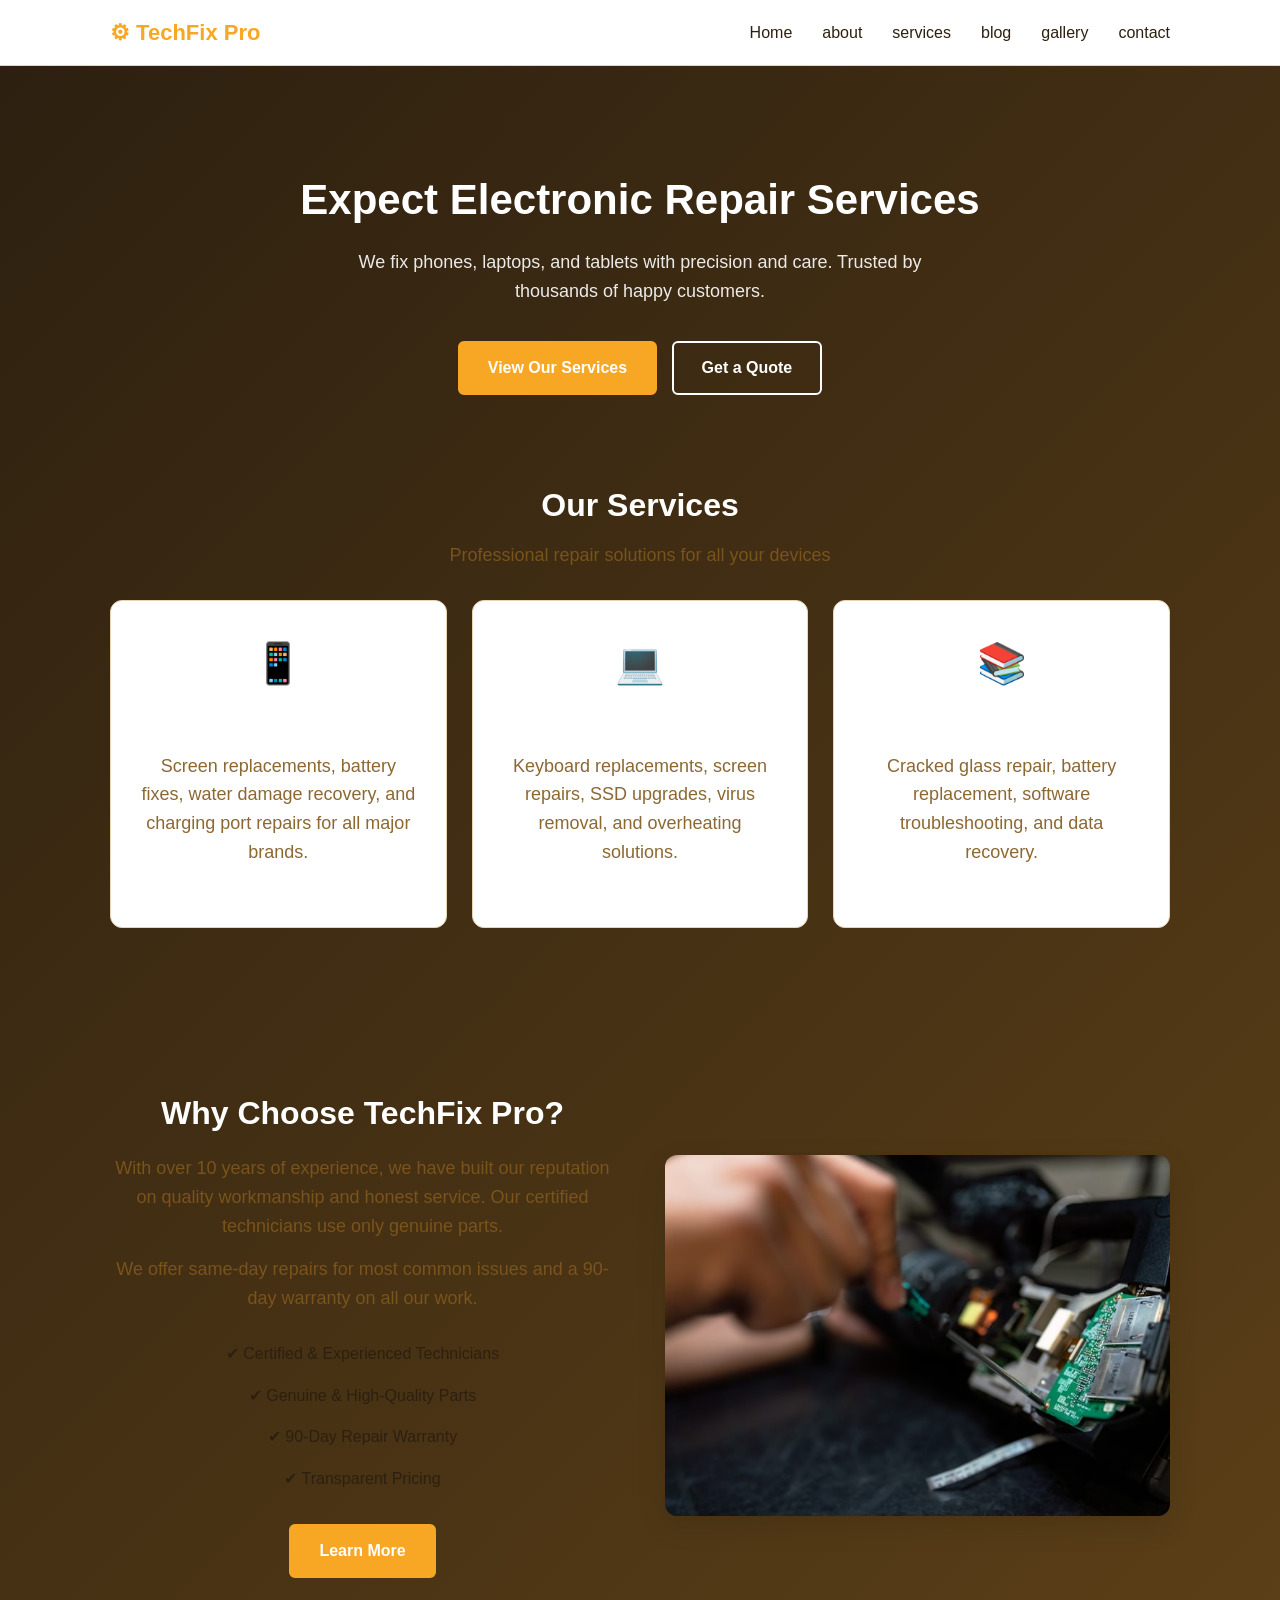
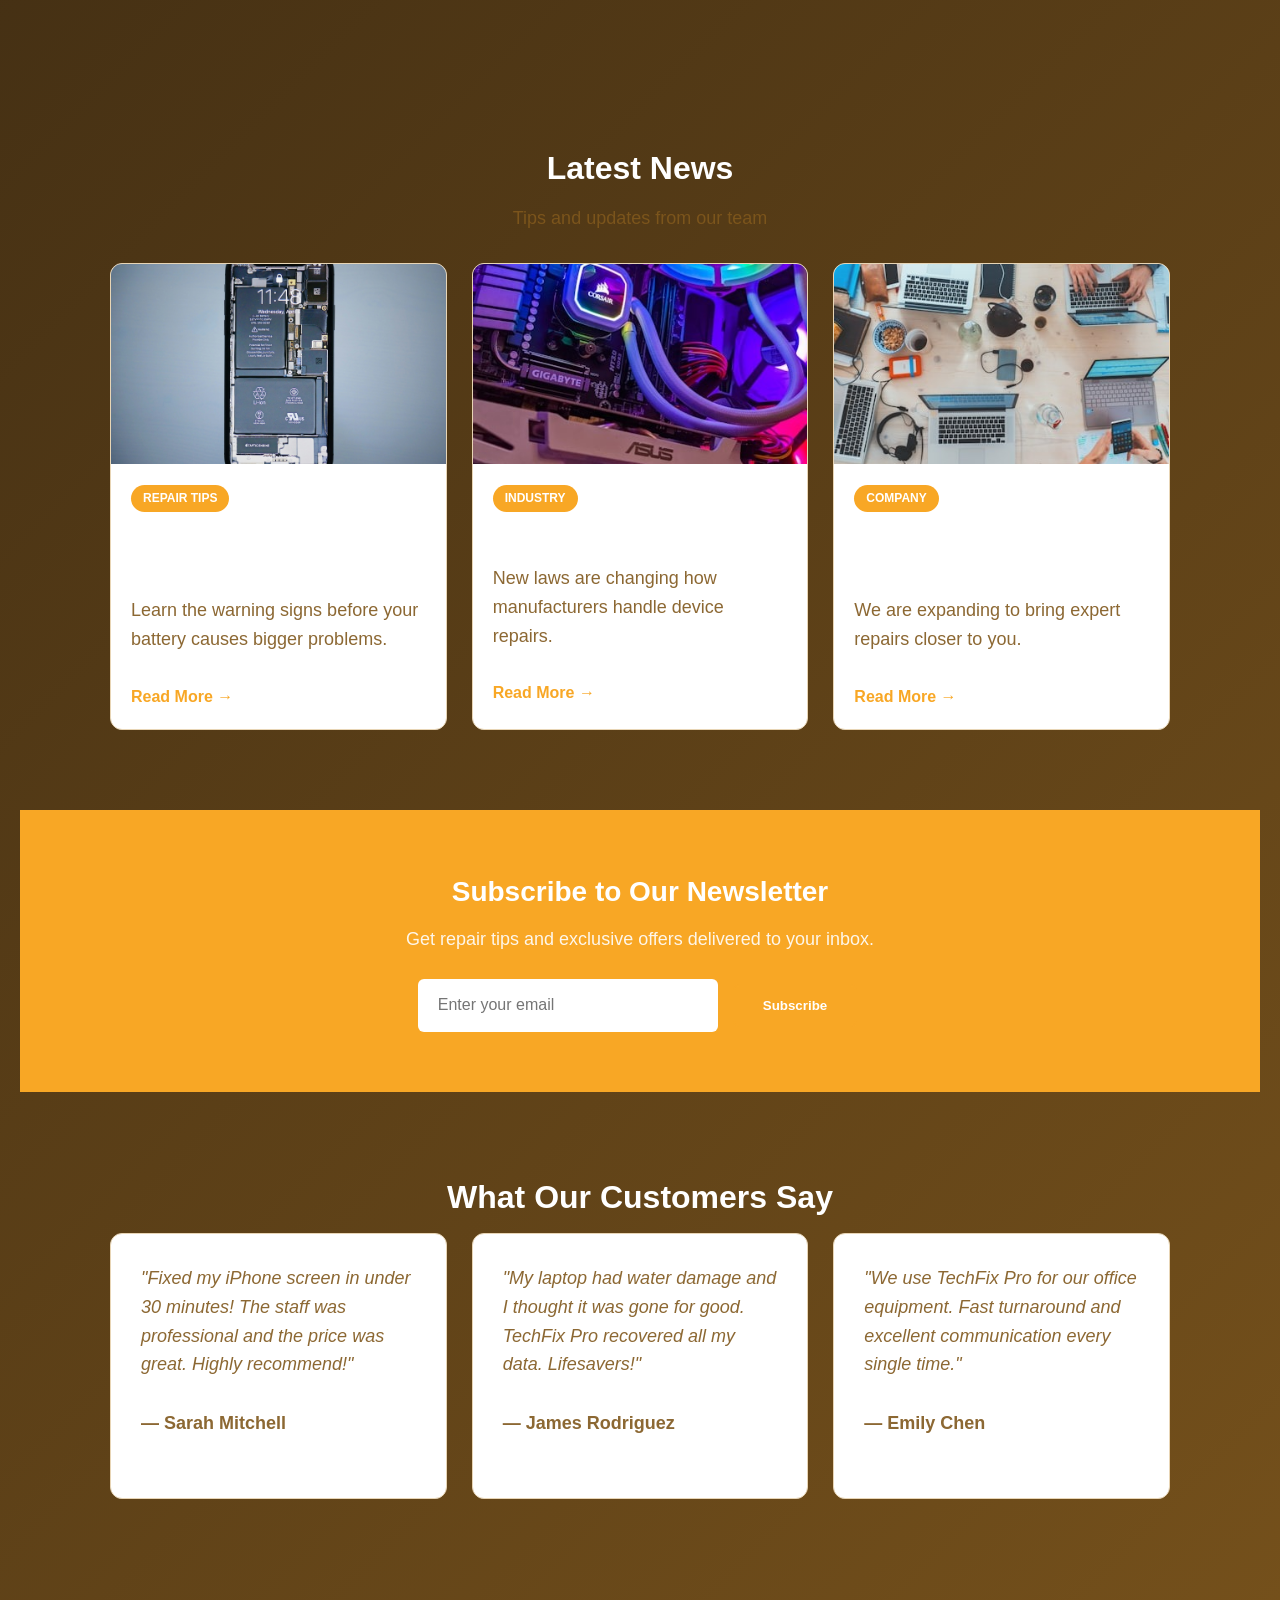
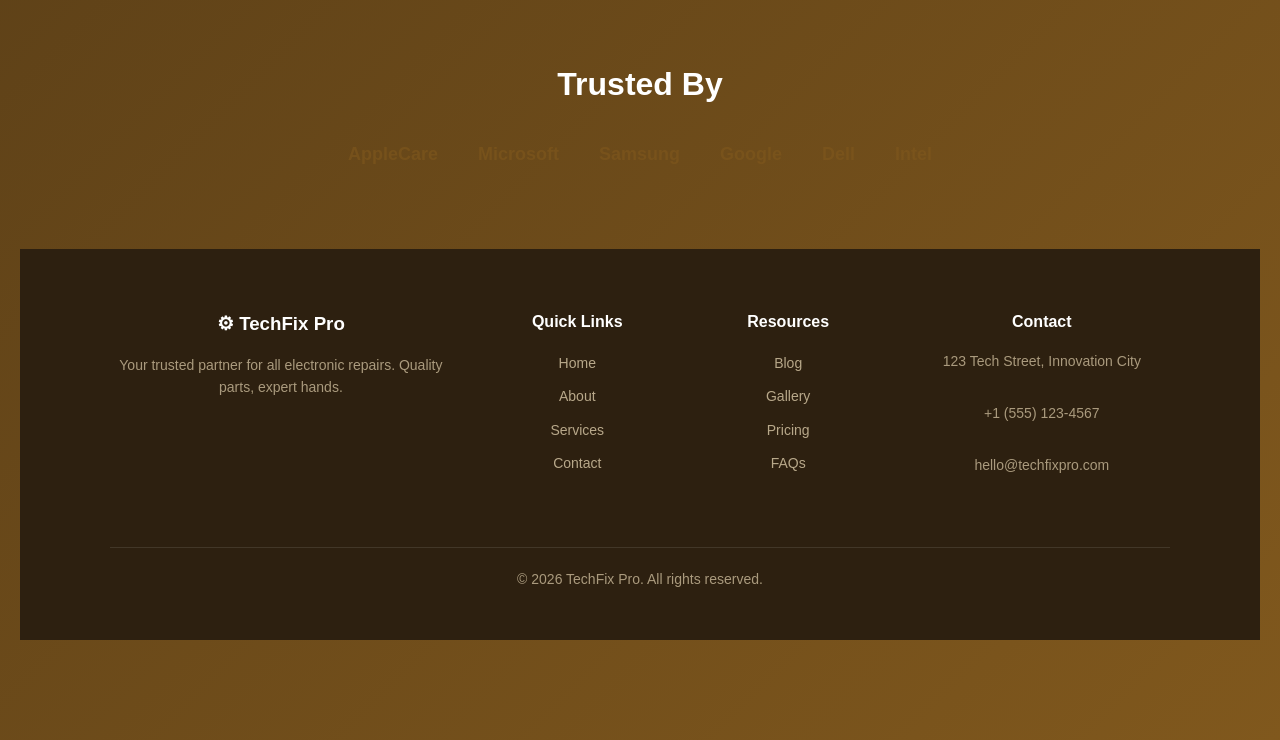
<file: index.html>
<!DOCTYPE html>
<html lang="en">
<head>
    <meta charset="UTF-8">
    <meta name="viewport" content="width=device-width, initial-scale=1.0">
    <title>TechFix Pro-Electronic Repair Shop</title>
    <link rel="stylesheet" href="css/style.css">
</head>
<body>
    <!--Navigation  -->

    <nav class="navbar">
        <div class="container nav-container">
              <a href="index.html" class="logo">&#9881; TechFix Pro</a>
            <ul class="nav-links">
                <li><a href="index.html">Home</a></li>
                <li><a href="about.html">about</a></li>
                <li><a href="services.html">services</a></li>
                <li><a href="blog.html">blog</a></li>
                <li><a href="gallery.html">gallery</a></li>
                <li><a href="contact.html">contact</a></li>
            </ul>
            
          
    </nav>

    <!--Hero Section-->

    <header class="hero">
        <div class="container">
            <h1>Expect Electronic Repair Services</h1>
            <p>We fix phones, laptops, 
                and tablets with precision and care.
                 Trusted by thousands of happy customers.</p>

                 <a href="services.html" class="btn">View Our Services</a>
                 <a href="contact.html" class="btn btn-outline">Get a Quote</a>
        </div>
    </Head>
    <!--Services section-->

    <section class="section services">
        <div class="container">
            
         <h2 class="section-title">Our Services</h2>
            <p class="section-subtitle">Professional repair solutions for all your devices</p>

            <div class="card-grid three-col">
                <div class="card">
                    <div class="card-icon">&#128241;</div>
                    <h3>Phone Repair</h3>
                    <p>Screen replacements, battery fixes, water damage recovery, and charging port repairs for all major brands.</p>
                </div>
                <div class="card">
                    <div class="card-icon">&#128187;</div>
                    <h3>Laptop Repair</h3>
                    <p>Keyboard replacements, screen repairs, SSD upgrades, virus removal, and overheating solutions.</p>
                </div>
                <div class="card">
                    <div class="card-icon">&#128218;</div>
                    <h3>Tablet & iPad</h3>
                    <p>Cracked glass repair, battery replacement, software troubleshooting, and data recovery.</p>
                </div>
            </div>
        </div>
    </section>

            <!-- About Section -->

            <section class="section about-section">
        <div class="container">
            <div class="two-col">
                <div class="about-text">
                    <h2>Why Choose TechFix Pro?</h2>
                    <p>With over 10 years of experience, we have built our reputation on quality workmanship and honest service. Our certified technicians use only genuine parts.</p>
                    <p>We offer same-day repairs for most common issues and a 90-day warranty on all our work.</p>
                    <ul class="feature-list">
                        <li>&#10004; Certified & Experienced Technicians</li>
                        <li>&#10004; Genuine & High-Quality Parts</li>
                        <li>&#10004; 90-Day Repair Warranty</li>
                        <li>&#10004; Transparent Pricing</li>
                    </ul>
                    <a href="about.html" class="btn">Learn More</a>
                </div>
                <div class="about-image">
                    <img src="img/ab.png" alt="Technician repairing a device">
                </div>
            </div>
        </div>
    </section>

            <!-- Latest New -->
           <section class="section">
        <div class="container">
            <h2 class="section-title">Latest News</h2>
            <p class="section-subtitle">Tips and updates from our team</p>

            <div class="card-grid three-col">
                <article class="card news-card">
                    <img src="img/pb.png" alt="Phone battery">
                    <div class="card-body">
                        <span class="tag">Repair Tips</span>
                        <h3>5 Signs Your Phone Battery Needs Replacement</h3>
                        <p>Learn the warning signs before your battery causes bigger problems.</p>
                        <a href="blog.html">Read More &rarr;</a>
                    </div>
                </article>
                <article class="card news-card">
                    <img src="img/image copy 7.png" alt="Laptop repair">
                    <div class="card-body">
                        <span class="tag">Industry</span>
                        <h3>The Future of Right-to-Repair</h3>
                        <p>New laws are changing how manufacturers handle device repairs.</p>
                        <a href="blog.html">Read More &rarr;</a>
                    </div>
                </article>
                <article class="card news-card">
                    <img src="img/image copy 8.png" alt="Tech team">
                    <div class="card-body">
                        <span class="tag">Company</span>
                        <h3>TechFix Pro Opens Three New Locations</h3>
                        <p>We are expanding to bring expert repairs closer to you.</p>
                        <a href="blog.html">Read More &rarr;</a>
                    </div>
                </article>
            </div>
        </div>
    </section>
             <!-- News Letter --> 
             <section class="newsletter">
        <div class="container">
            <h2>Subscribe to Our Newsletter</h2>
            <p>Get repair tips and exclusive offers delivered to your inbox.</p>
            <form action="#" method="post">
                <input type="email" placeholder="Enter your email" required>
                <button type="submit" class="btn">Subscribe</button>
            </form>
        </div>
    </section>

              <!-- Testimonials -->

             <section class="section testimonials">
        <div class="container">
            <h2 class="section-title">What Our Customers Say</h2>

            <div class="card-grid three-col">
                <div class="card testimonial-card">
                    <p class="quote">"Fixed my iPhone screen in under 30 minutes! The staff was professional and the price was great. Highly recommend!"</p>
                    <p class="author">&mdash; Sarah Mitchell</p>
                </div>
                <div class="card testimonial-card">
                    <p class="quote">"My laptop had water damage and I thought it was gone for good. TechFix Pro recovered all my data. Lifesavers!"</p>
                    <p class="author">&mdash; James Rodriguez</p>
                </div>
                <div class="card testimonial-card">
                    <p class="quote">"We use TechFix Pro for our office equipment. Fast turnaround and excellent communication every single time."</p>
                    <p class="author">&mdash; Emily Chen</p>
                </div>
            </div>
        </div>
    </section>


<!-- Clients -->
 <section class="section clients">
        <div class="container">
            <h2 class="section-title">Trusted By</h2>
            <div class="client-logos">
                <span>AppleCare</span>
                <span>Microsoft</span>
                <span>Samsung</span>
                <span>Google</span>
                <span>Dell</span>
                <span>Intel</span>
            </div>
        </div>
    </section>

<!-- Footer -->
 <footer class="footer">
        <div class="container">
            <div class="footer-grid">
                <div class="footer-brand">
                    <h3>&#9881; TechFix Pro</h3>
                    <p>Your trusted partner for all electronic repairs. Quality parts, expert hands.</p>
                </div>
                <div class="footer-links">
                    <h4>Quick Links</h4>
                    <ul>
                        <li><a href="index.html">Home</a></li>
                        <li><a href="about.html">About</a></li>
                        <li><a href="services.html">Services</a></li>
                        <li><a href="contact.html">Contact</a></li>
                    </ul>
                </div>
                <div class="footer-links">
                    <h4>Resources</h4>
                    <ul>
                        <li><a href="blog.html">Blog</a></li>
                        <li><a href="gallery.html">Gallery</a></li>
                        <li><a href="services.html">Pricing</a></li>
                        <li><a href="contact.html">FAQs</a></li>
                    </ul>
                </div>
                <div class="footer-contact">
                    <h4>Contact</h4>
                    <p>123 Tech Street, Innovation City</p>
                    <p>+1 (555) 123-4567</p>
                    <p>hello@techfixpro.com</p>
                </div>
            </div>
            <div class="footer-bottom">
                <p>&copy; 2026 TechFix Pro. All rights reserved.</p>
            </div>
        </div>
    </footer>

</body>
</html>
</file>
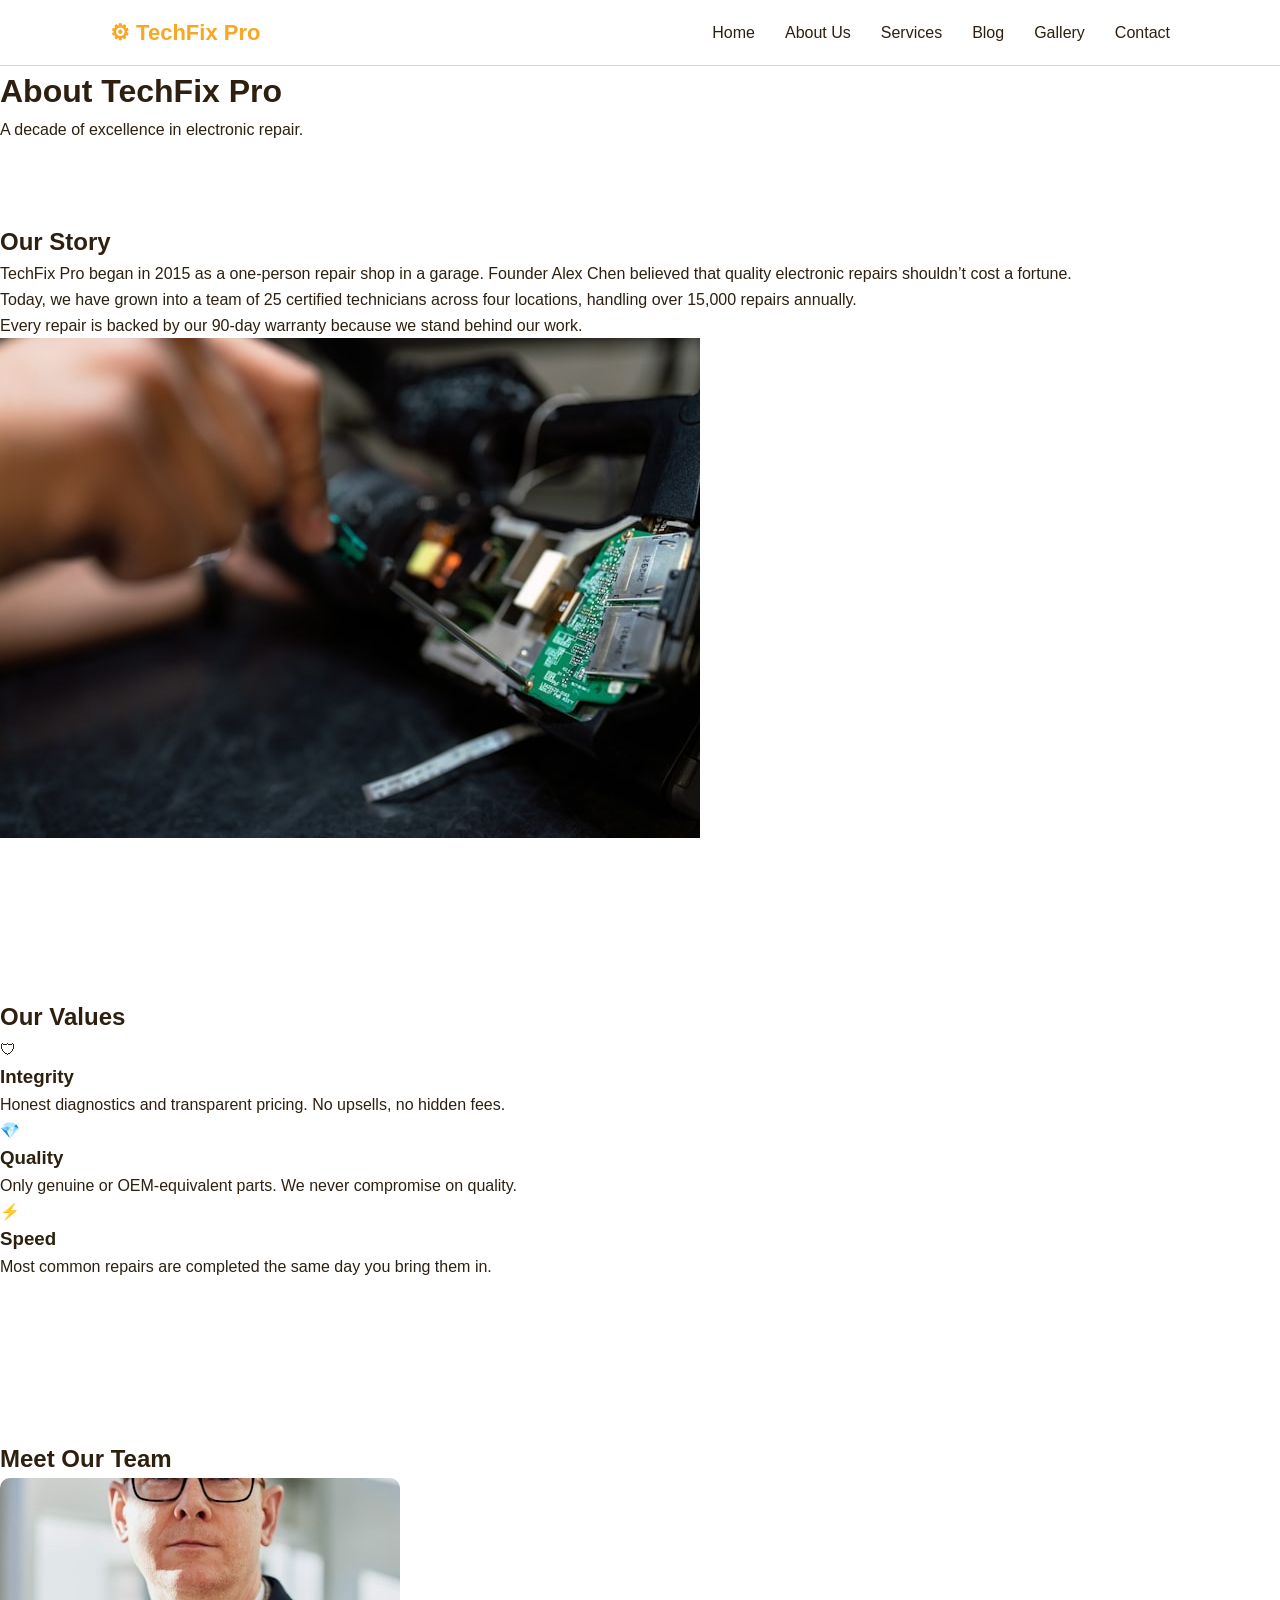
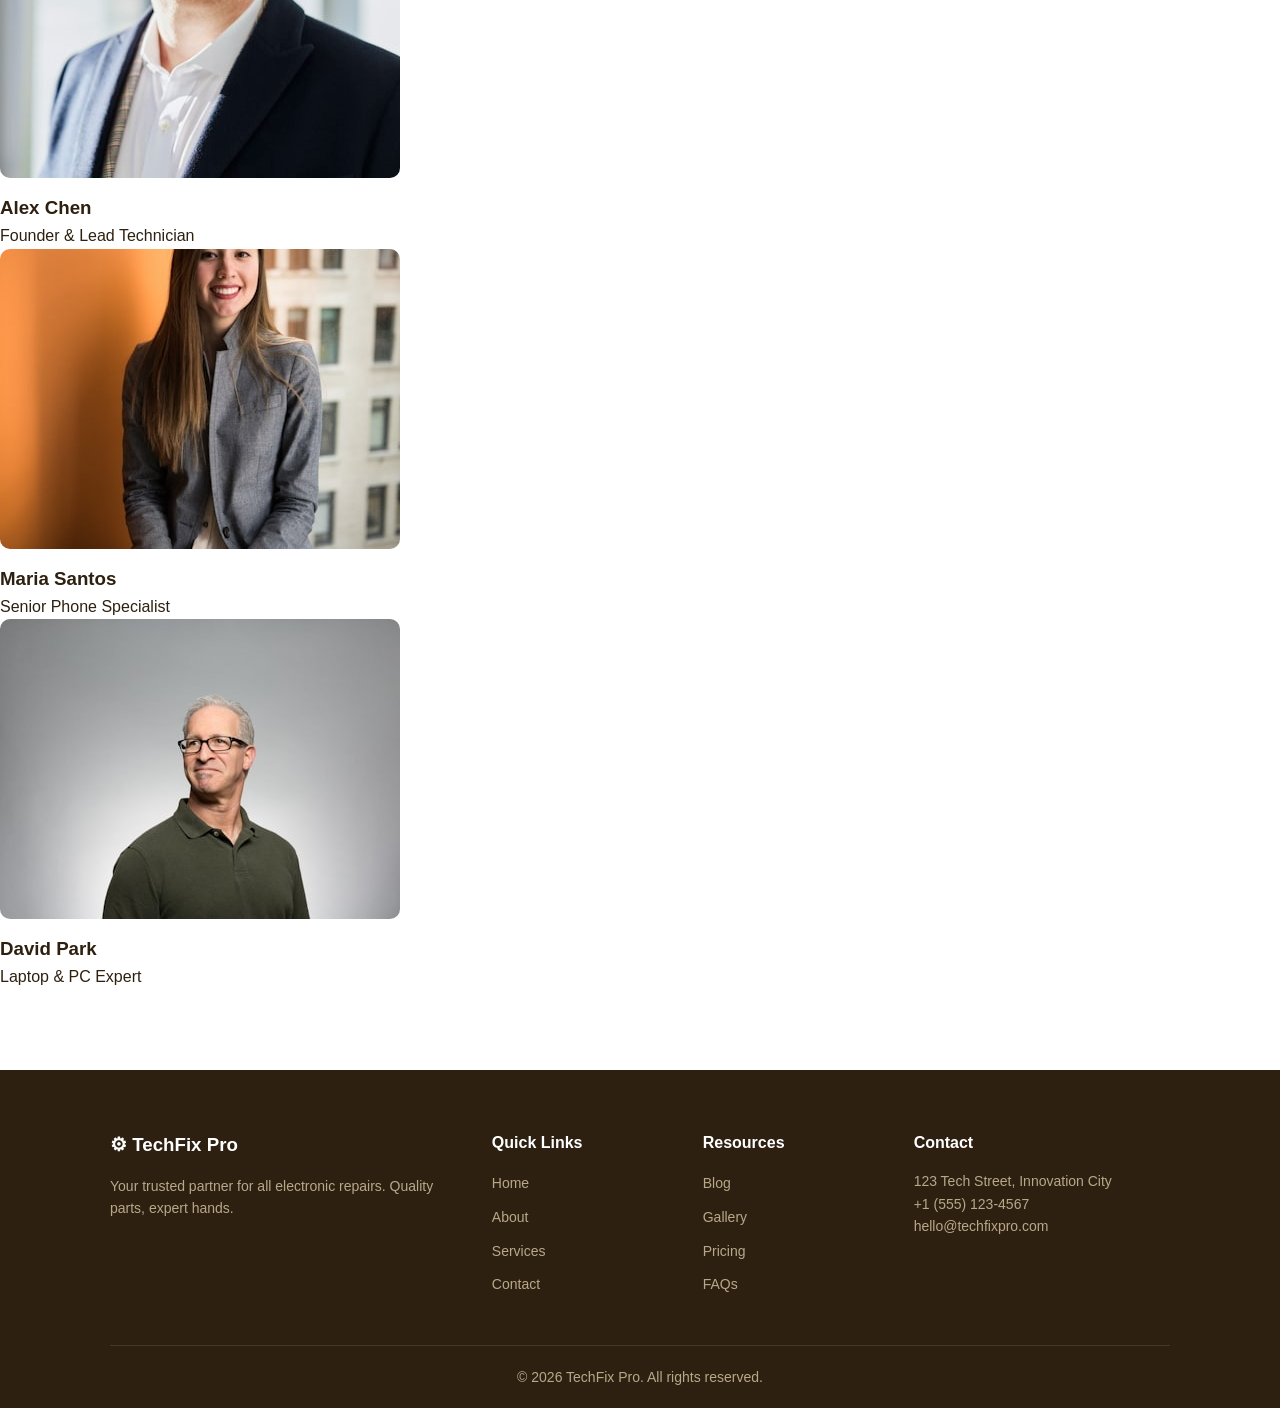
<file: about.html>
<!DOCTYPE html>
<html lang="en">
<head>
    <meta charset="UTF-8">
    <meta name="viewport" content="width=device-width, initial-scale=1.0">
    <title>About Us - TechFix Pro</title>
    <link rel="stylesheet" href="css/style.css">
</head>
<body>
    <!-- Navigation -->
    <nav class="navbar">
        <div class="container nav-container">
            <a href="index.html" class="logo">&#9881; TechFix Pro</a>
            <ul class="nav-links">
   
    <li><a href="index.html">Home</a></li>
    <li><a href="about.html">About Us</a></li>
    <li><a href="services.html">Services</a></li>
    <li><a href="blog.html">Blog</a></li>
    <li><a href="gallery.html">Gallery</a></li>
    <li><a href="contact.html">Contact</a></li>
    </ul>
    </div>
    </nav>
    
    <!-- Header Section -->
    <header>
    <div>
    <h1>About TechFix Pro</h1>
    <p>A decade of excellence in electronic repair.</p>
    </div>
    </header>
    
    <!-- Our Story Section -->
    <section>
    <div>
    <div>
    <div>
    <h2>Our Story</h2>
    <p>TechFix Pro began in 2015 as a one-person repair shop in a garage. Founder Alex Chen believed that quality electronic repairs shouldn’t cost a fortune.</p>
    <p>Today, we have grown into a team of 25 certified technicians across four locations, handling over 15,000 repairs annually.</p>
    <p>Every repair is backed by our 90-day warranty because we stand behind our work.</p>
    </div>
    <div>
    <img src="img/ab.png" alt="Our workshop">
    </div>
    </div>
    </div>
    </section>
</body>
</html>

<!-- Our Values Section -->
<section>
    <div>
    <h2>Our Values</h2>
    <div>
    <div>
    
        <div>&#128737;</div>
    <h3>Integrity</h3>
    <p>Honest diagnostics and transparent pricing. No upsells, no hidden fees.</p>
    </div>
    <div>&#128142;</div>
    <h3>Quality</h3>
    <p>Only genuine or OEM-equivalent parts. We never compromise on quality.</p>
    </div>
    <div>&#9889;</div>
    <h3>Speed</h3>
    <p>Most common repairs are completed the same day you bring them in.</p>
    </div>
</div>
</div>
</section>

<!-- Meet Our Team Section -->
<section>
    <div>
   
        <h2>Meet Our Team</h2>
    <div>
    <div>
    <img src="img/image copy 11.png"Alex Chen" style="border-radius: 10px; margin-bottom: 15px;">
    <h3>Alex Chen</h3>
    <p>Founder & Lead Technician</p>
    </div>
    <div>
    <img src="img/image copy 10.png"Maria Santos" style="border-radius: 10px; margin-bottom: 15px;">
    <h3>Maria Santos</h3>
    <p>Senior Phone Specialist</p>
    </div>
    <div>
    <img src="img/image copy 9.png"David Park" style="border-radius: 10px; margin-bottom: 15px;">
    <h3>David Park</h3>
    <p>Laptop & PC Expert</p>
    </div>
    </div>
</div>   
</section>

<!-- Footer Section -->
 <footer class="footer">
        <div class="container">
            <div class="footer-grid">
                <div class="footer-brand">
                    <h3>&#9881; TechFix Pro</h3>
                    <p>Your trusted partner for all electronic repairs. Quality parts, expert hands.</p>
                </div>
                <div class="footer-links">
                    <h4>Quick Links</h4>
                    <ul>
                        <li><a href="index.html">Home</a></li>
                        <li><a href="about.html">About</a></li>
                        <li><a href="services.html">Services</a></li>
                        <li><a href="contact.html">Contact</a></li>
                    </ul>
                </div>
                <div class="footer-links">
                    <h4>Resources</h4>
                    <ul>
                        <li><a href="blog.html">Blog</a></li>
                        <li><a href="gallery.html">Gallery</a></li>
                        <li><a href="services.html">Pricing</a></li>
                        <li><a href="contact.html">FAQs</a></li>
                    </ul>
                </div>
                <div class="footer-contact">
                    <h4>Contact</h4>
                    <p>123 Tech Street, Innovation City</p>
                    <p>+1 (555) 123-4567</p>
                    <p>hello@techfixpro.com</p>
                </div>
            </div>
            <div class="footer-bottom">
                <p>&copy; 2026 TechFix Pro. All rights reserved.</p>
            </div>
        </div>
    </footer>
</body>
</html>
</file>
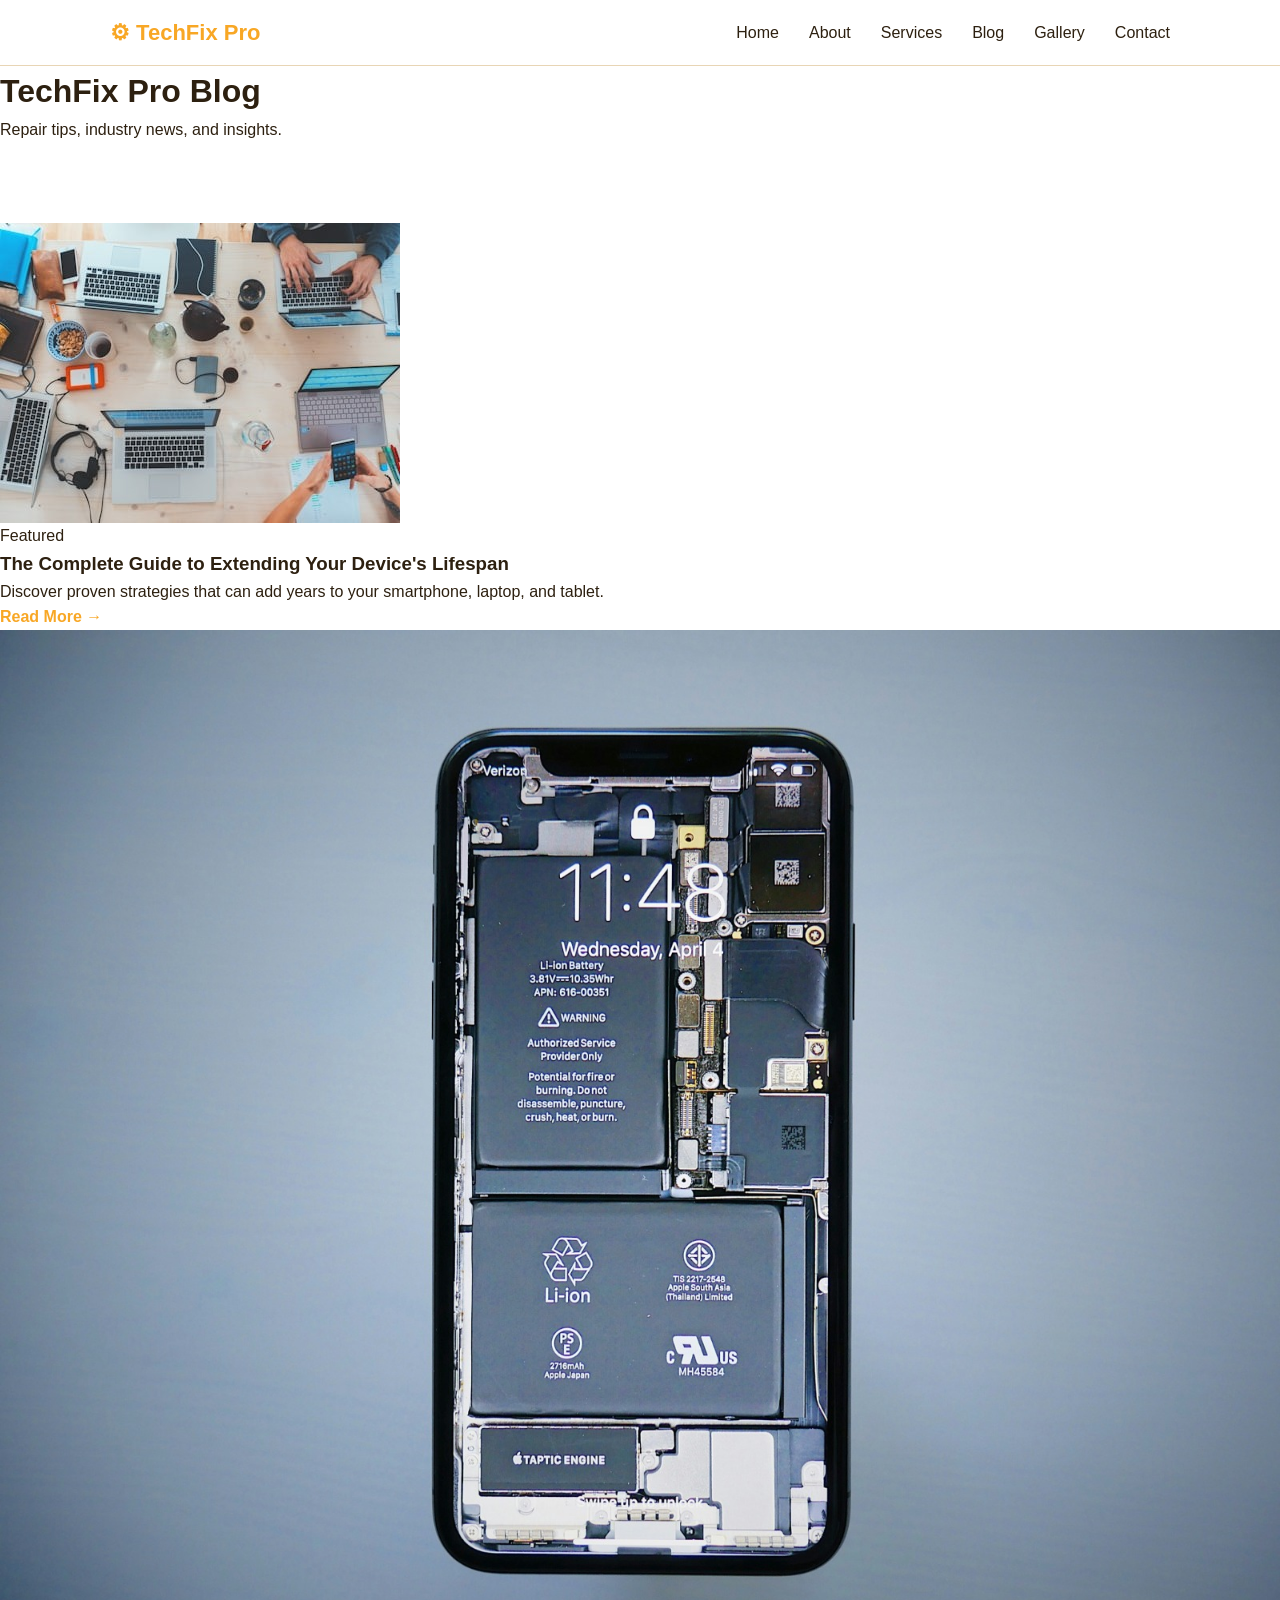
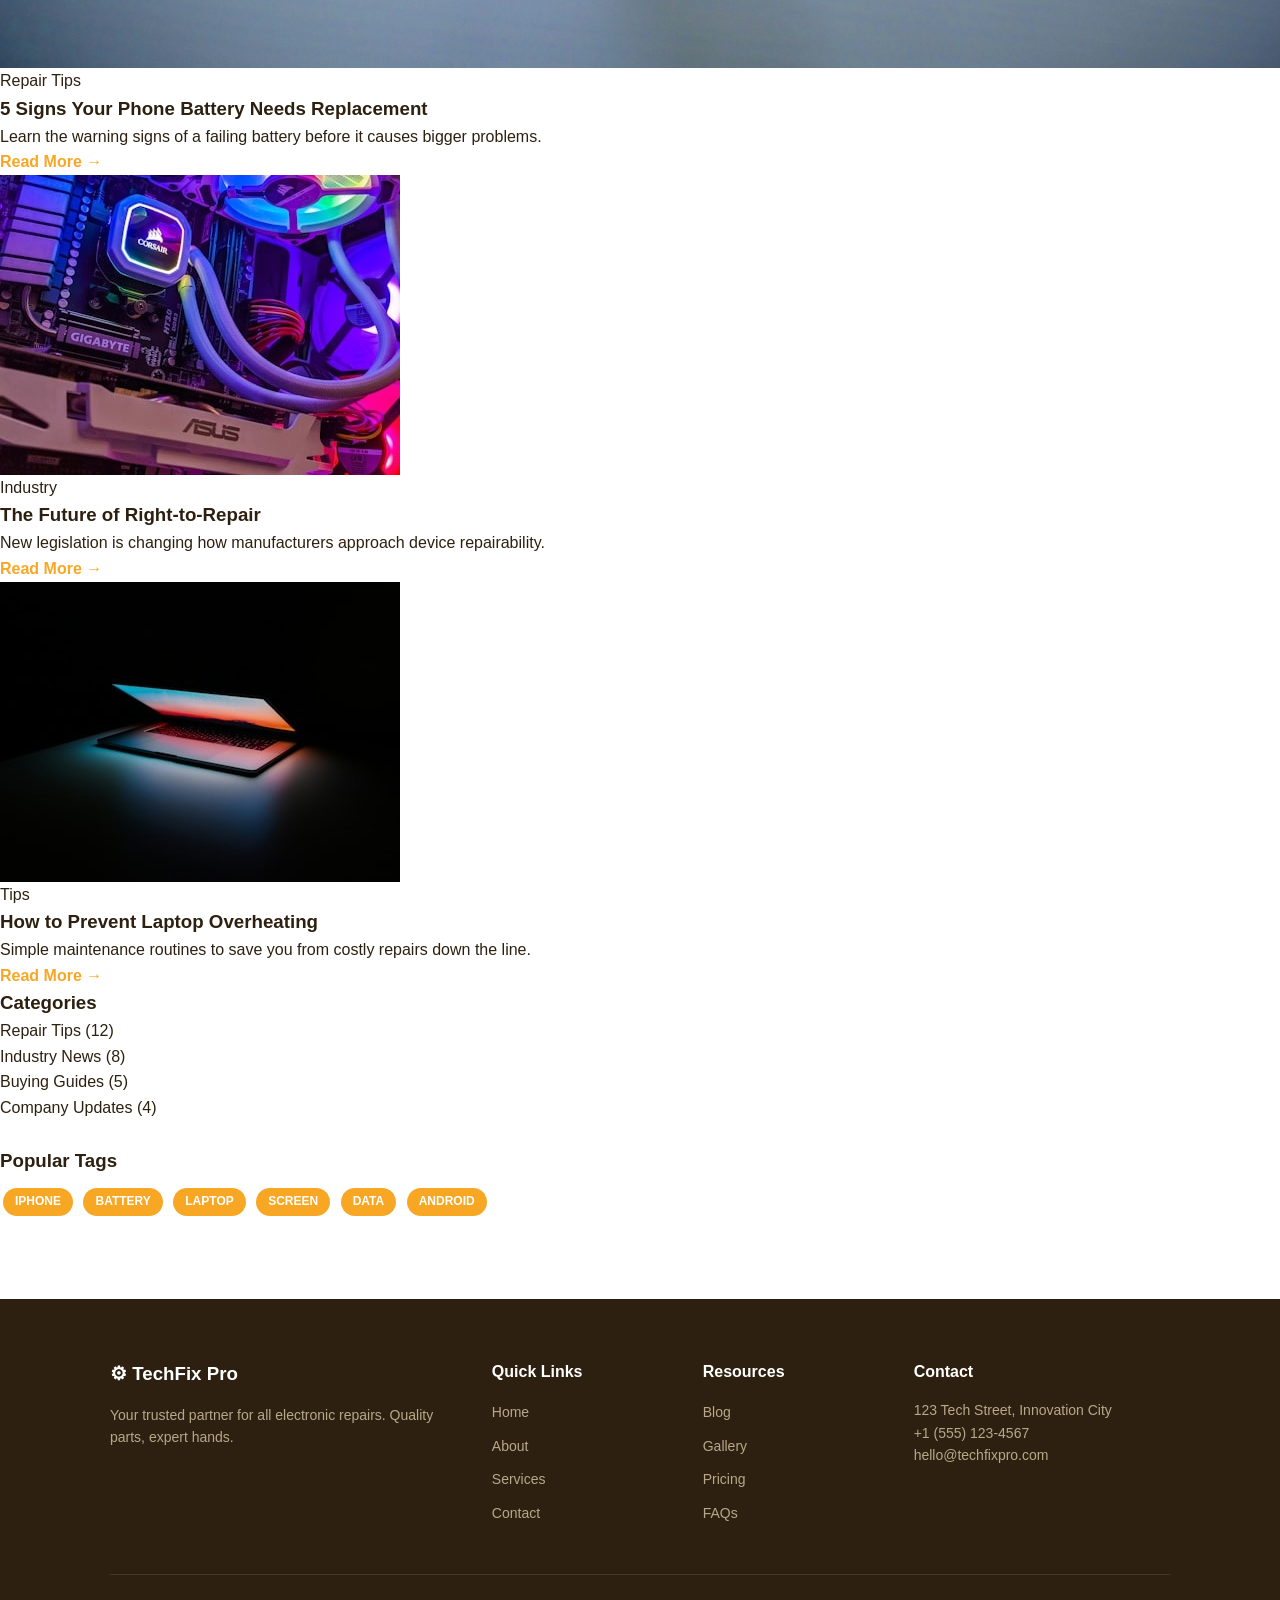
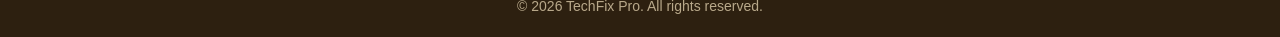
<file: blog.html>
<!DOCTYPE html>
<html lang="en">
<head>
    <meta charset="UTF-8">
    <meta name="viewport" content="width=device-width, initial-scale=1.0">
    <title>Blog - TechFix Pro</title>
    <link rel="stylesheet" href="css/style.css">
</head>
<body>

    <!-- Navigations -->
     <nav class="navbar">
        <div class="container nav-container">
          <a href="index.html" class="logo">&#9881; TechFix Pro</a>
            <ul class="nav-links">
           
                <li><a href="index.html">Home</a></li>
                <li><a href="about.html">About</a></li>
                <li><a href="services.html">Services</a></li>
                <li><a href="blog.html">Blog</a></li>
                <li><a href="gallery.html">Gallery</a></li>
                <li><a href="contact.html">Contact</a></li>
            </ul>
        </div>
    </nav>

    <!-- Header Section -->
 <header >
        <div >
            <h1>TechFix Pro Blog</h1>
            <p>Repair tips, industry news, and insights.</p>
        </div>
    </header>

    

    <!-- Featured Post Section -->
<section>
    <div>
        <div>
            <article>
                <img src="img/image copy 8.png" alt="Featured post">
                <div>
                    <span>Featured</span>
                    <h3>The Complete Guide to Extending Your Device's Lifespan</h3>
                    <p>Discover proven strategies that can add years to your smartphone, laptop, and tablet.</p>
                    <a href="#" style="color: var(--primary); font-weight: 600;">Read More &rarr;</a>
                </div>
            </article>
            <article>
                <img src="img/pb.png" alt="Phone battery">
                <div>
                    <span>Repair Tips</span>
                    <h3>5 Signs Your Phone Battery Needs Replacement</h3>
                    <p>Learn the warning signs of a failing battery before it causes bigger problems.</p>
                    <a href="#" style="color: var(--primary); font-weight: 600;">Read More &rarr;</a>
                </div>
            </article>
            <article>
                <img src="img/image copy 7.png" alt="Right to repair">
                <div>
                    <span>Industry</span>
                    <h3>The Future of Right-to-Repair</h3>
                    <p>New legislation is changing how manufacturers approach device repairability.</p>
                    <a href="#" style="color: var(--primary); font-weight: 600;">Read More &rarr;</a>
                </div>
            </article>
            <article>
                <img src="img/image copy 6.png" alt="Laptop maintenance">
                <div>
                    <span>Tips</span>
                    <h3>How to Prevent Laptop Overheating</h3>
                    <p>Simple maintenance routines to save you from costly repairs down the line.</p>
                    <a href="#" style="color: var(--primary); font-weight: 600;">Read More &rarr;</a>
                </div>
            </article>
        </div>
        <aside>
           
            <h3>Categories</h3>

            <ul>
                <li><a href="#">Repair Tips (12)</a></li>
                <li><a href="#">Industry News (8)</a></li>
                <li><a href="#">Buying Guides (5)</a></li>
                <li><a href="#">Company Updates (4)</a></li>
            </ul>

            <h3 style="margin-top: 25px;">Popular Tags</h3>
            <p style="margin-top: 10px;">
                <span class="tag" style="margin: 3px; display: inline-block;">iPhone</span>
                <span class="tag" style="margin: 3px; display: inline-block;">Battery</span>
                <span class="tag" style="margin: 3px; display: inline-block;">Laptop</span>
                <span class="tag" style="margin: 3px; display: inline-block;">Screen</span>
                <span class="tag" style="margin: 3px; display: inline-block;">Data</span>
                <span class="tag" style="margin: 3px; display: inline-block;">Android</span>
            </p>
        </aside>
    </div>
</section>

<!-- Footer -->
 <footer class="footer">
        <div class="container">
            <div class="footer-grid">
                <div class="footer-brand">
                    <h3>&#9881; TechFix Pro</h3>
                    <p>Your trusted partner for all electronic repairs. Quality parts, expert hands.</p>
                </div>
                <div class="footer-links">
                    <h4>Quick Links</h4>
                    <ul>
                        <li><a href="index.html">Home</a></li>
                        <li><a href="about.html">About</a></li>
                        <li><a href="services.html">Services</a></li>
                        <li><a href="contact.html">Contact</a></li>
                    </ul>
                </div>
                <div class="footer-links">
                    <h4>Resources</h4>
                    <ul>
                        <li><a href="blog.html">Blog</a></li>
                        <li><a href="gallery.html">Gallery</a></li>
                        <li><a href="services.html">Pricing</a></li>
                        <li><a href="contact.html">FAQs</a></li>
                    </ul>
                </div>
                <div class="footer-contact">
                    <h4>Contact</h4>
                    <p>123 Tech Street, Innovation City</p>
                    <p>+1 (555) 123-4567</p>
                    <p>hello@techfixpro.com</p>
                </div>
            </div>
            <div class="footer-bottom">
                <p>&copy; 2026 TechFix Pro. All rights reserved.</p>
            </div>
        </div>
    </footer>

</body>
</html>
</file>
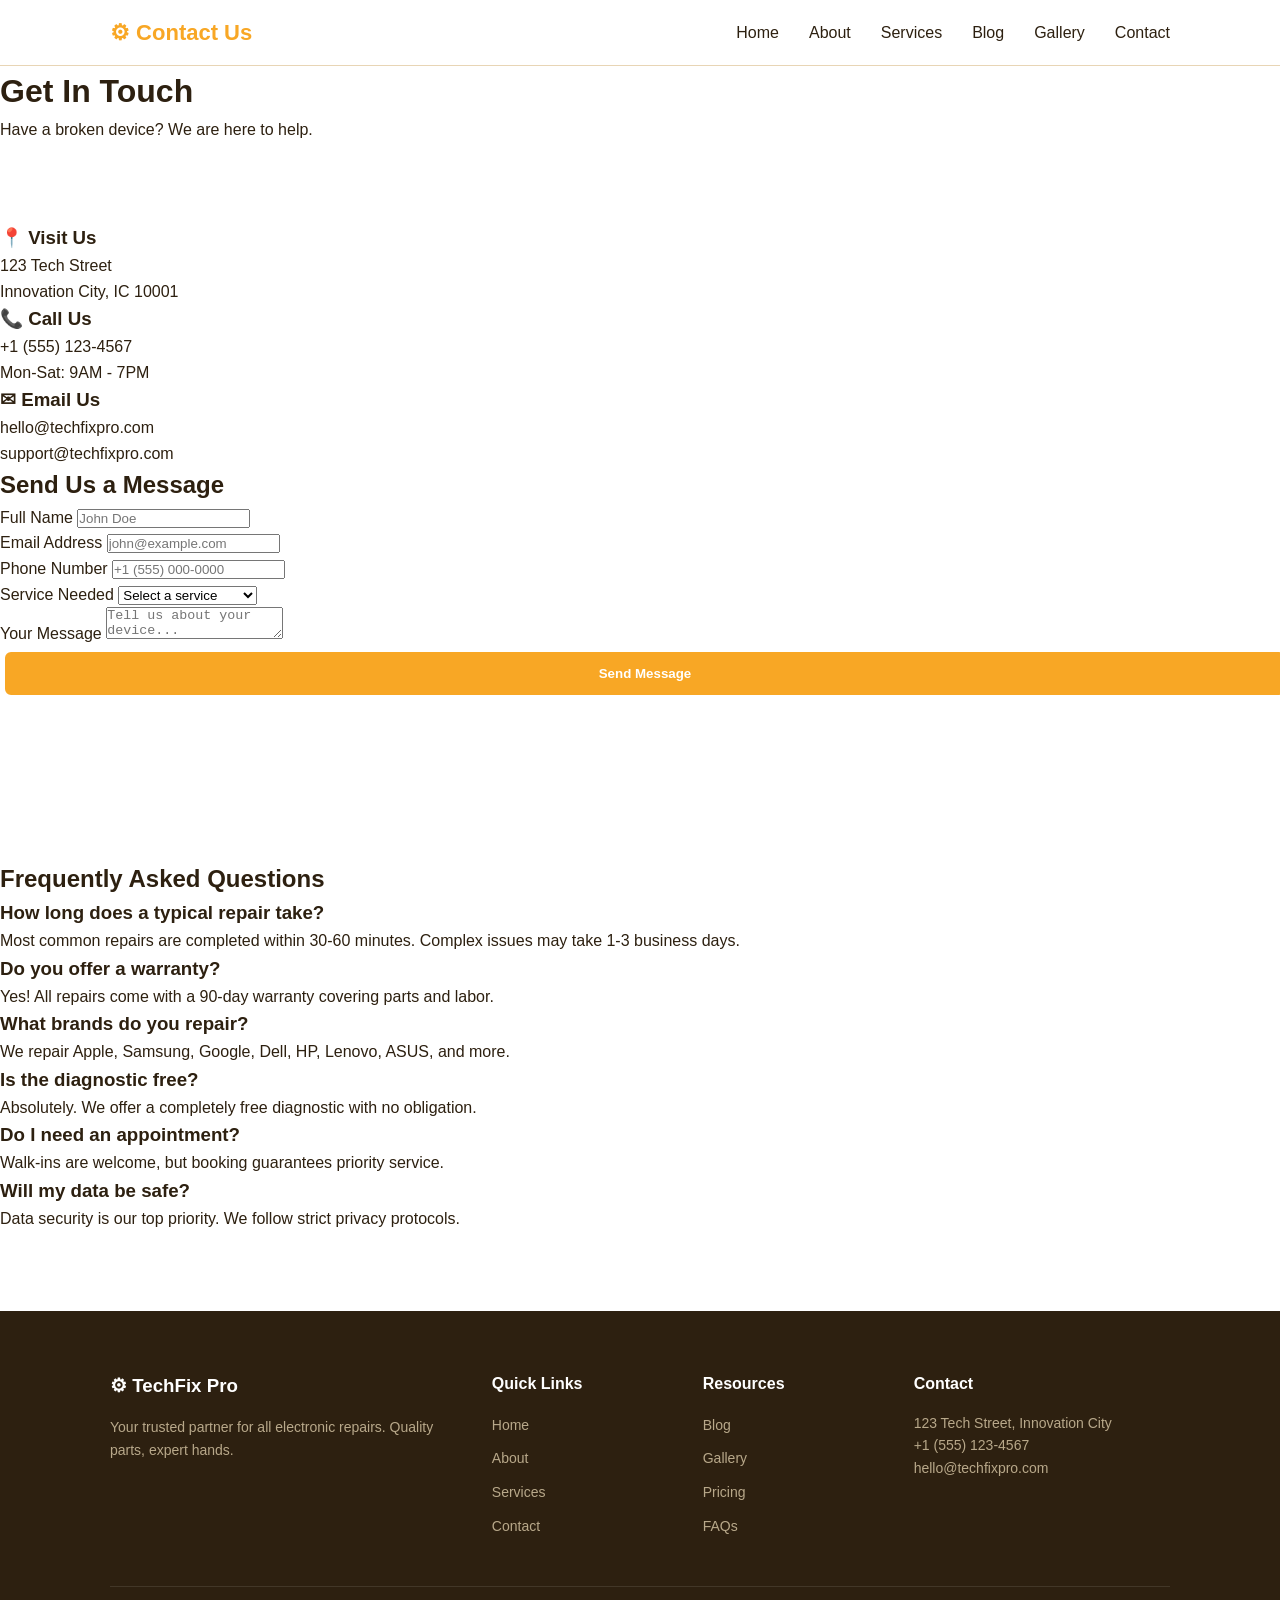
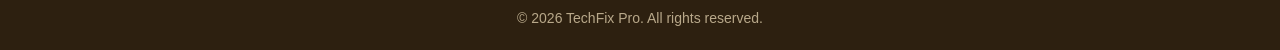
<file: contact.html>
<!DOCTYPE html>
<html lang="en">
<head>
    <meta charset="UTF-8">
    <meta name="viewport" content="width=device-width, initial-scale=1.0">
    <title>Contact Us - TechFix Pro</title>
    <link rel="stylesheet" href="css/style.css">
</head>
<body>

    <!-- Navigations -->
    <nav class="navbar">
        <div class="container nav-container">
             <a href="index.html" class="logo">&#9881; Contact Us</a>
            <ul class="nav-links">
                <li><a href="index.html">Home</a></li>
                <li><a href="about.html">About</a></li>
                <li><a href="services.html">Services</a></li>
                <li><a href="blog.html">Blog</a></li>
                <li><a href="gallery.html">Gallery</a></li>
                <li><a href="contact.html">Contact</a></li>
            </ul>
        </div>
    </nav>

    <!-- Header Section -->
    <header>
        <div>
            <h1>Get In Touch</h1>
            <p>Have a broken device? We are here to help.</p>
        </div>
    </header>

    <!-- Contact Form Section -->
<section>
    <div>
        <div>
            <h3>&#128205; Visit Us</h3>
            <p>123 Tech Street<br>Innovation City, IC 10001</p>
        </div>
        <div>
            <h3>&#128222; Call Us</h3>
            <p>+1 (555) 123-4567<br>Mon-Sat: 9AM - 7PM</p>
        </div>
        <div>
            <h3>&#9993; Email Us</h3>
            <p>hello@techfixpro.com<br>support@techfixpro.com</p>
        </div>
    </div>
    <div>
        <h2>Send Us a Message</h2>
        <form action="#" method="post">
            <div>
                <label for="name">Full Name</label>
                <input type="text" id="name" name="name" placeholder="John Doe" required>
            </div>
            <div>
                <label for="email">Email Address</label>
                <input type="email" id="email" name="email" placeholder="john@example.com" required>
            </div>
            <div>
                <label for="phone">Phone Number</label>
                <input type="tel" id="phone" name="phone" placeholder="+1 (555) 000-0000">
            </div>
            <div>
                <label for="service">Service Needed</label>
                <select id="service" name="service" required>
                    <option value="" disabled selected>Select a service</option>
                    <option value="phone">Phone Repair</option>
                    <option value="laptop">Laptop Repair</option>
                    <option value="tablet">Tablet / iPad Repair</option>
                    <option value="other">Other / Not Sure</option>
                </select>
            </div>
            <div>
                <label for="message">Your Message</label>
                <textarea id="message" name="message" placeholder="Tell us about your device..." required></textarea>
            </div>
            <button type="submit" class="btn" style="width: 100%;">Send Message</button>
        </form>
    </div>
</section>

<!-- FAQ Section -->
<section>
    <div>
        <h2>Frequently Asked Questions</h2>
        <div>
            <div>
                <h3>How long does a typical repair take?</h3>
                <p>Most common repairs are completed within 30-60 minutes. Complex issues may take 1-3 business days.</p>
            </div>
            <div>
                <h3>Do you offer a warranty?</h3>
                <p>Yes! All repairs come with a 90-day warranty covering parts and labor.</p>
            </div>
            <div>
                <h3>What brands do you repair?</h3>
                <p>We repair Apple, Samsung, Google, Dell, HP, Lenovo, ASUS, and more.</p>
            </div>
            <div>
                <h3>Is the diagnostic free?</h3>
                <p>Absolutely. We offer a completely free diagnostic with no obligation.</p>
            </div>
            <div>
                <h3>Do I need an appointment?</h3>
                <p>Walk-ins are welcome, but booking guarantees priority service.</p>
            </div>
            <div>
                <h3>Will my data be safe?</h3>
                <p>Data security is our top priority. We follow strict privacy protocols.</p>
            </div>
        </div>
    </div>
</section>

<!-- Footer -->
 <footer class="footer">
        <div class="container">
            <div class="footer-grid">
                <div class="footer-brand">
                    <h3>&#9881; TechFix Pro</h3>
                    <p>Your trusted partner for all electronic repairs. Quality parts, expert hands.</p>
                </div>
                <div class="footer-links">
                    <h4>Quick Links</h4>
                    <ul>
                        <li><a href="index.html">Home</a></li>
                        <li><a href="about.html">About</a></li>
                        <li><a href="services.html">Services</a></li>
                        <li><a href="contact.html">Contact</a></li>
                    </ul>
                </div>
                <div class="footer-links">
                    <h4>Resources</h4>
                    <ul>
                        <li><a href="blog.html">Blog</a></li>
                        <li><a href="gallery.html">Gallery</a></li>
                        <li><a href="services.html">Pricing</a></li>
                        <li><a href="contact.html">FAQs</a></li>
                    </ul>
                </div>
                <div class="footer-contact">
                    <h4>Contact</h4>
                    <p>123 Tech Street, Innovation City</p>
                    <p>+1 (555) 123-4567</p>
                    <p>hello@techfixpro.com</p>
                </div>
            </div>
            <div class="footer-bottom">
                <p>&copy; 2026 TechFix Pro. All rights reserved.</p>
            </div>
        </div>
    </footer>

</body>
</html>
</file>
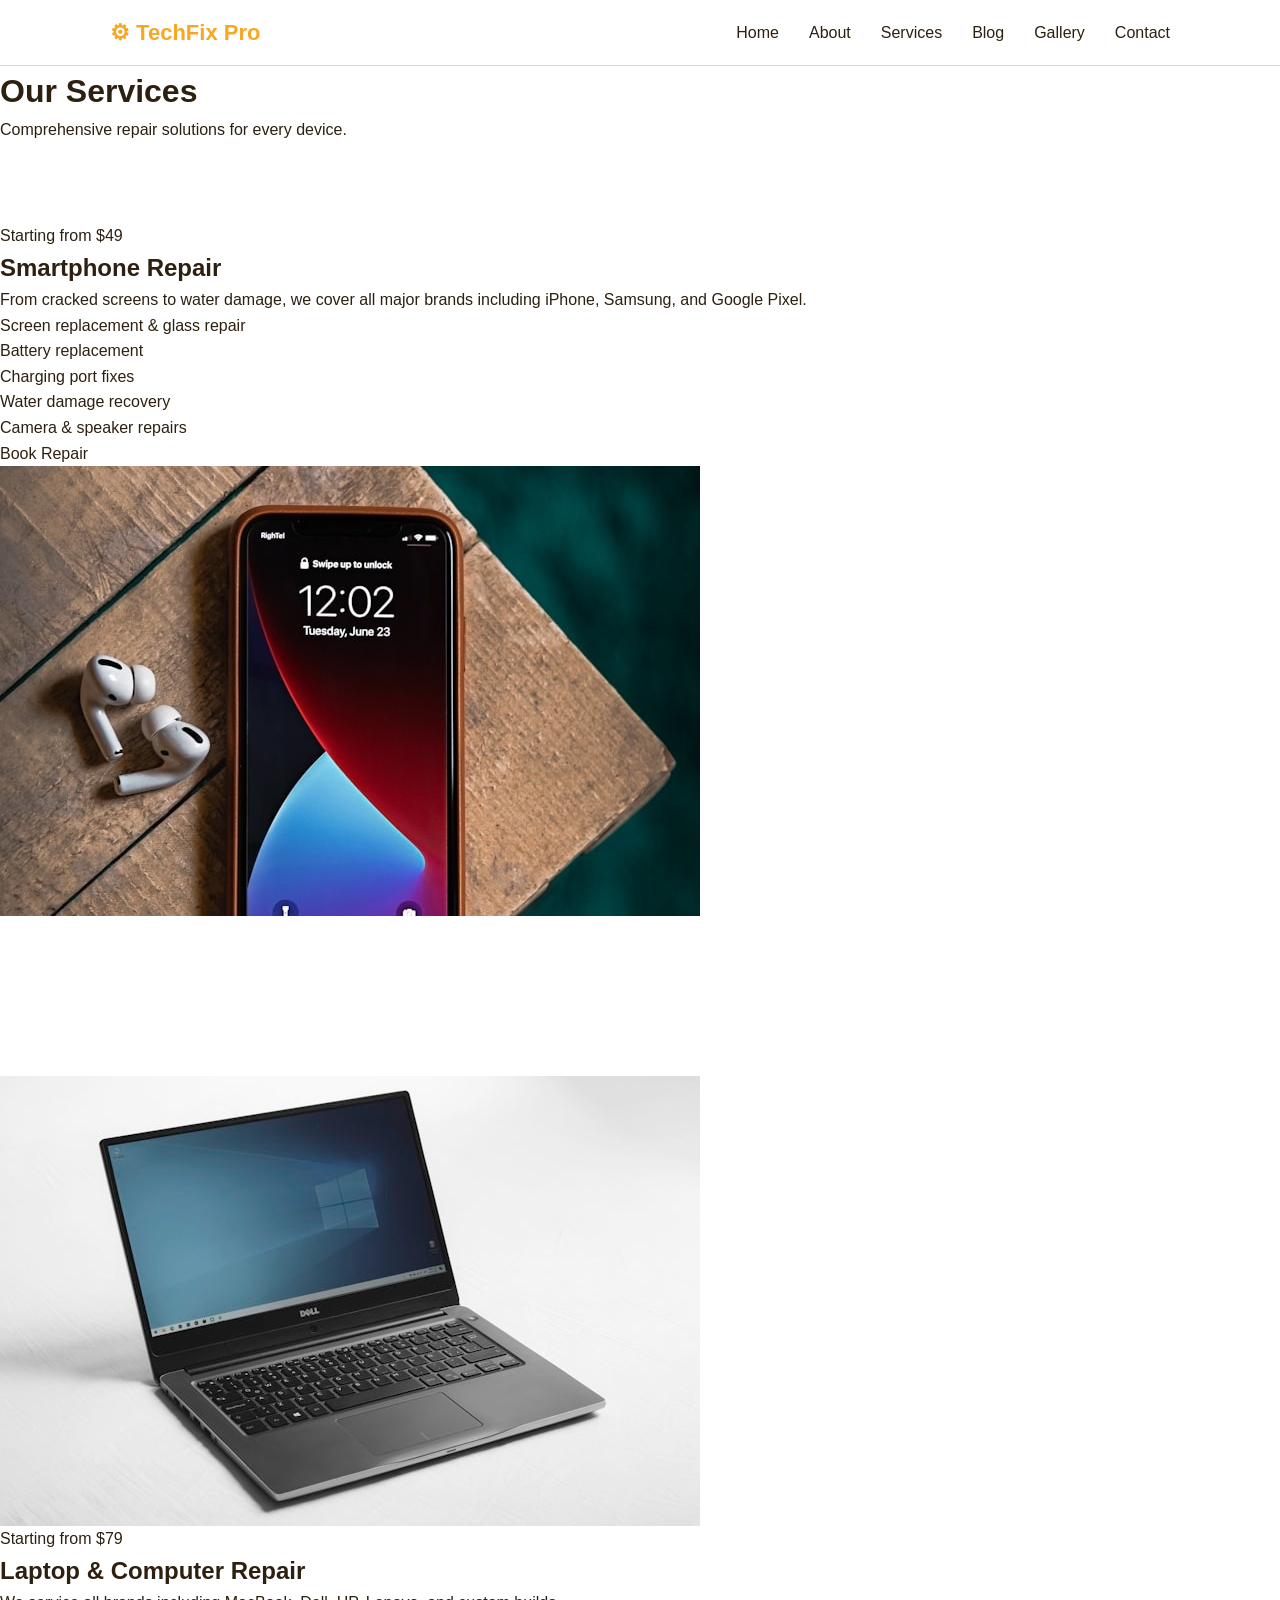
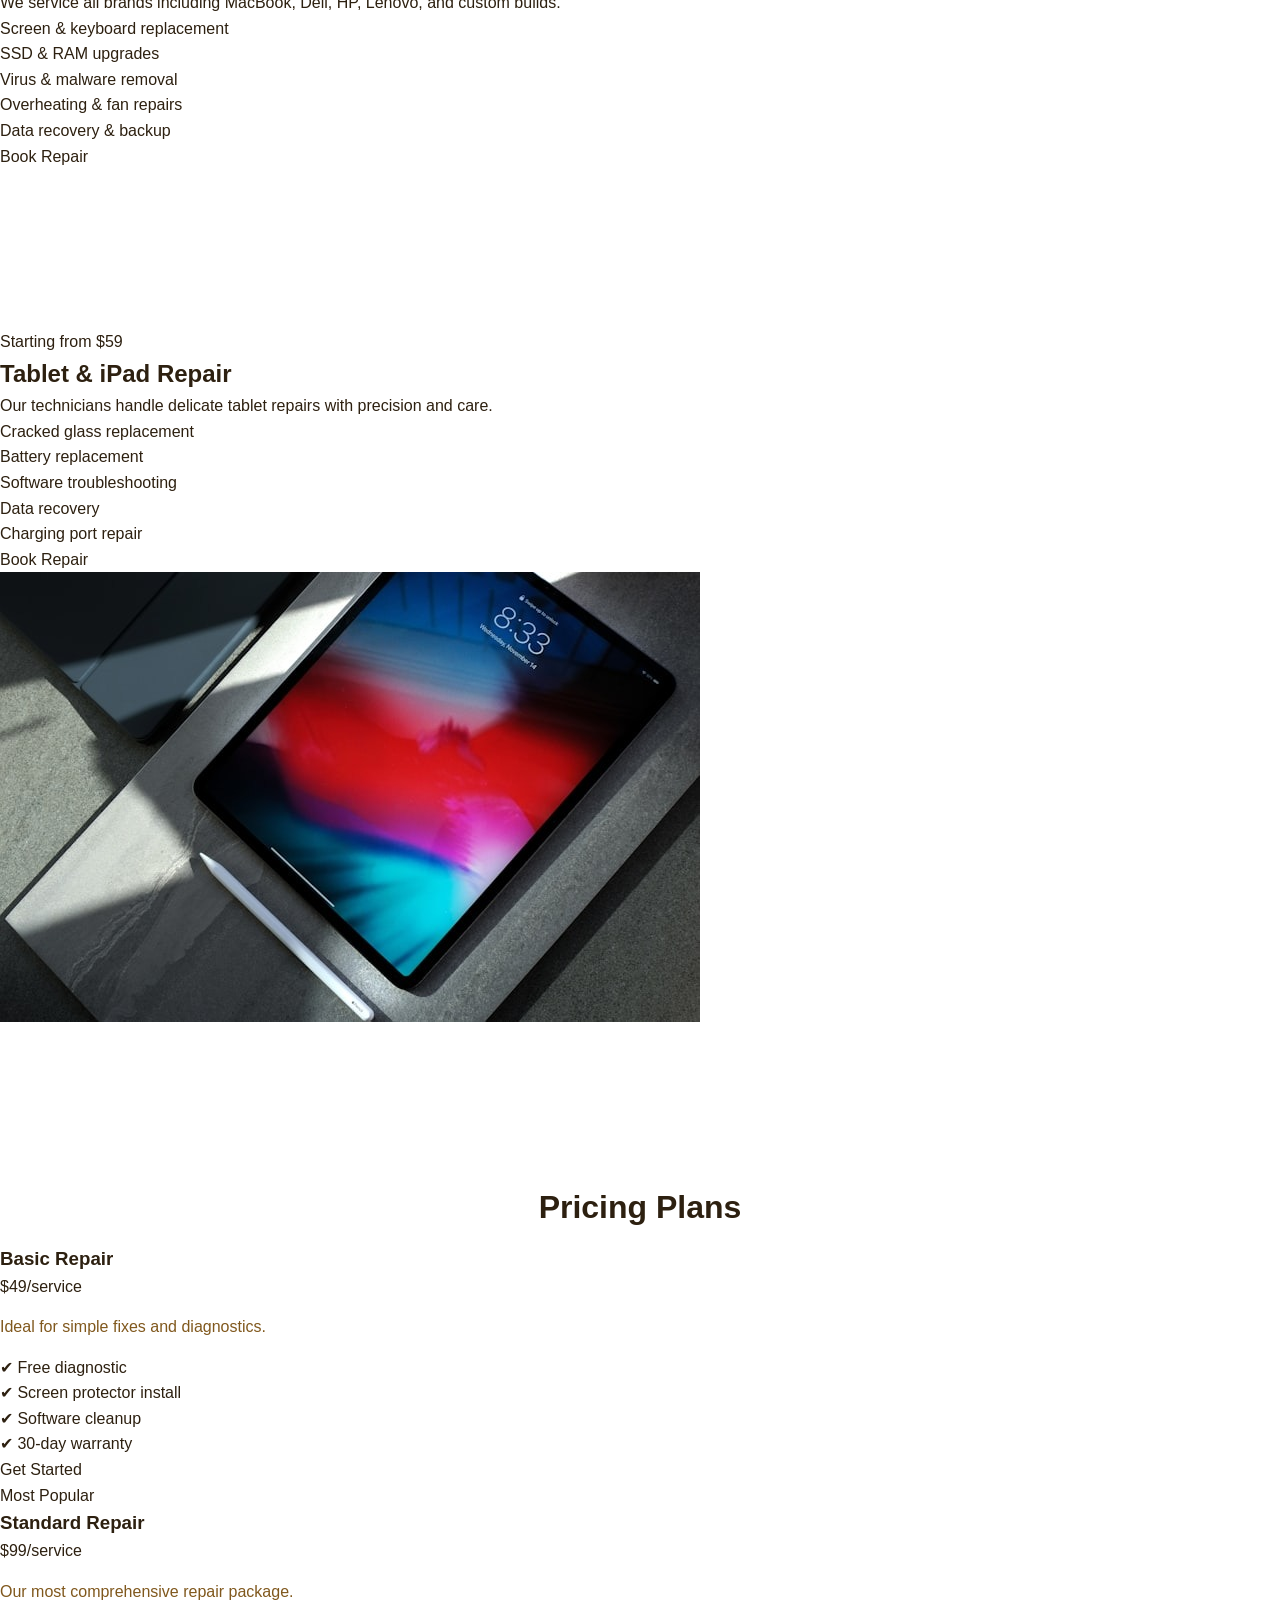
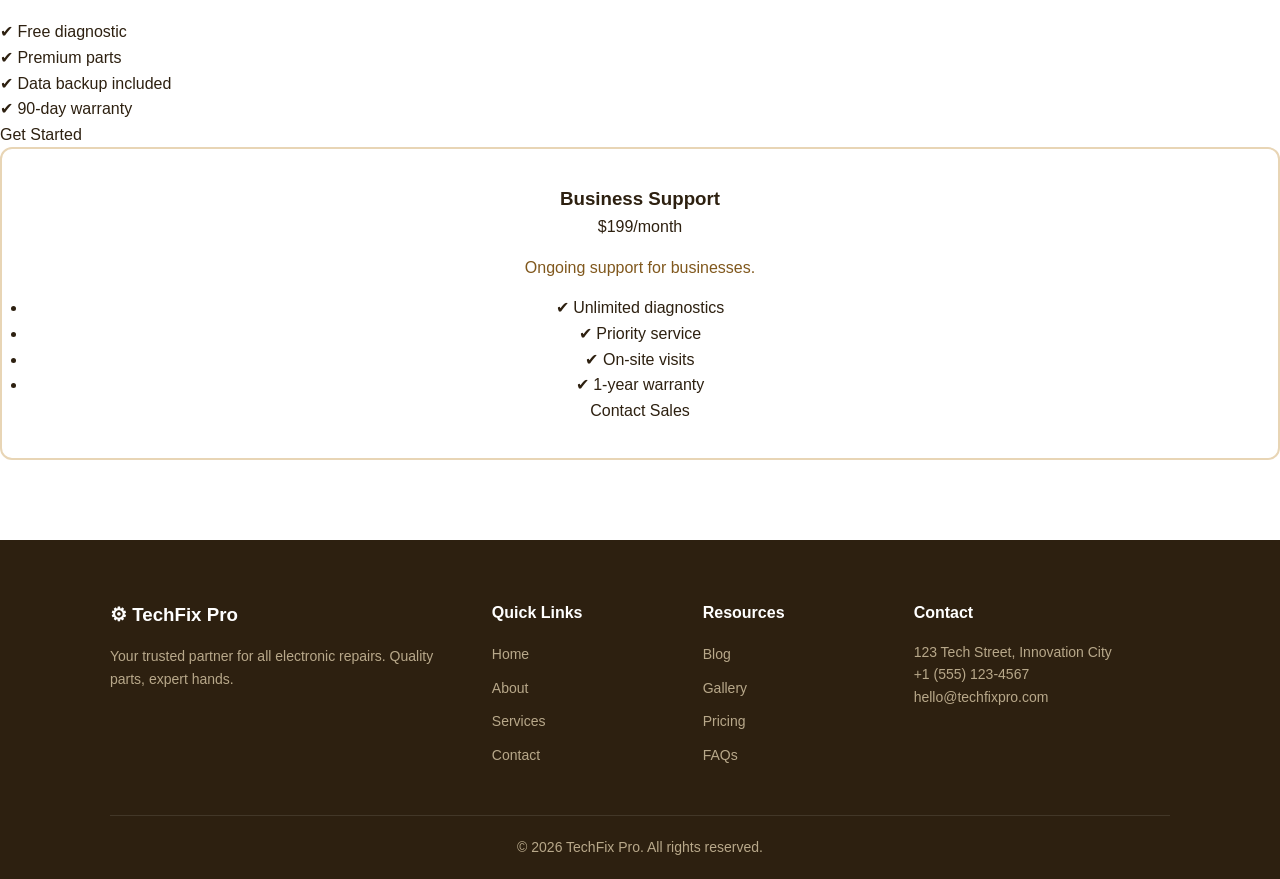
<file: services.html>
<!DOCTYPE html>
<html lang="en">
<head>
    <meta charset="UTF-8">
    <meta name="viewport" content="width=device-width, initial-scale=1.0">
    <title>Our Services - TechFix Pro</title>
    <link rel="stylesheet" href="css/style.css">
</head>
<body>

    <!-- Navigations -->
     <nav class="navbar">
        <div class="container nav-container">
              <a href="index.html" class="logo">&#9881; TechFix Pro</a>
            <ul class="nav-links">
                <li><a href="index.html">Home</a></li>
                <li><a href="about.html">About</a></li>
                <li><a href="services.html">Services</a></li>
                <li><a href="blog.html">Blog</a></li>
                <li><a href="gallery.html">Gallery</a></li>
                <li><a href="contact.html">Contact</a></li>
            </ul>
        </div>
    </nav>

    <!-- Header Section -->
    <header>
        <div>
            <h1>Our Services</h1>
            <p>Comprehensive repair solutions for every device.</p>
        </div>
    </header>

</body>
</html>

<!-- Pricing Section 1 -->
<section>
    <div>
        <div>
            <span>Starting from $49</span>
            <h2>Smartphone Repair</h2>
            <p>From cracked screens to water damage, we cover all major brands including iPhone, Samsung, and Google Pixel.</p>
            <ul>
                <li>Screen replacement & glass repair</li>
                <li>Battery replacement</li>
                <li>Charging port fixes</li>
                <li>Water damage recovery</li>
                <li>Camera & speaker repairs</li>
            </ul>
            <a href="contact.html">Book Repair</a>
        </div>
        <div>
            <img src="img/image copy 13.png" alt="Phone repair">
        </div>
    </div>
</section>

<!-- Pricing Section 2 -->
<section>
    <div>
        <div>
            <img src="img/image copy 14.png" alt="Laptop repair">
        </div>
        <div>
            <span>Starting from $79</span>
            <h2>Laptop & Computer Repair</h2>
            <p>We service all brands including MacBook, Dell, HP, Lenovo, and custom builds.</p>
            <ul>
                <li>Screen & keyboard replacement</li>
                <li>SSD & RAM upgrades</li>
                <li>Virus & malware removal</li>
                <li>Overheating & fan repairs</li>
                <li>Data recovery & backup</li>
            </ul>
            <a href="contact.html">Book Repair</a>
        </div>
    </div>
</section>

<!-- Pricing Section 3 -->
<section>
    <div>
        <div>
            <span>Starting from $59</span>
            <h2>Tablet & iPad Repair</h2>
            <p>Our technicians handle delicate tablet repairs with precision and care.</p>
            <ul>
                <li>Cracked glass replacement</li>
                <li>Battery replacement</li>
                <li>Software troubleshooting</li>
                <li>Data recovery</li>
                <li>Charging port repair</li>
            </ul>
            <a href="contact.html">Book Repair</a>
        </div>
        <div>
            <img src="img/image copy 15.png" alt="Tablet repair">
        </div>
    </div>
</section>

<!-- Pricing Plan Section -->
<section style="background: var(--light-gray);">
    <div>
        <h2 class="section-title">Pricing Plans</h2>
        <div>
            <h3>Basic Repair</h3>
            <div>$49<span>/service</span></div>
            <p style="color: var(--gray); margin: 15px 0;">Ideal for simple fixes and diagnostics.</p>
            <ul>
                <li>&#10004; Free diagnostic</li>
                <li>&#10004; Screen protector install</li>
                <li>&#10004; Software cleanup</li>
                <li>&#10004; 30-day warranty</li>
            </ul>
            <a href="contact.html">Get Started</a>
        </div>
        <div>
            <span>Most Popular</span>
            <h3>Standard Repair</h3>
            <div>$99<span>/service</span></div>
            <p style="color: var(--gray); margin: 15px 0;">Our most comprehensive repair package.</p>
            <ul>
                <li>&#10004; Free diagnostic</li>
                <li>&#10004; Premium parts</li>
                <li>&#10004; Data backup included</li>
                <li>&#10004; 90-day warranty</li>
            </ul>
            <a href="contact.html">Get Started</a>
        </div>
        <div class="pricing-card">
            <h3>Business Support</h3>
            <div>$199<span>/month</span></div>
            <p style="color: var(--gray); margin: 15px 0;">Ongoing support for businesses.</p>
            <ul>
                <li>&#10004; Unlimited diagnostics</li>
                <li>&#10004; Priority service</li>
                <li>&#10004; On-site visits</li>
                <li>&#10004; 1-year warranty</li>
            </ul>
            <a href="contact.html">Contact Sales</a>
        </div>
    </div>
</section>

<!-- Footer Section -->
 <footer class="footer">
        <div class="container">
            <div class="footer-grid">
                <div class="footer-brand">
                    <h3>&#9881; TechFix Pro</h3>
                    <p>Your trusted partner for all electronic repairs. Quality parts, expert hands.</p>
                </div>
                <div class="footer-links">
                    <h4>Quick Links</h4>
                    <ul>
                        <li><a href="index.html">Home</a></li>
                        <li><a href="about.html">About</a></li>
                        <li><a href="services.html">Services</a></li>
                        <li><a href="contact.html">Contact</a></li>
                    </ul>
                </div>
                <div class="footer-links">
                    <h4>Resources</h4>
                    <ul>
                        <li><a href="blog.html">Blog</a></li>
                        <li><a href="gallery.html">Gallery</a></li>
                        <li><a href="services.html">Pricing</a></li>
                        <li><a href="contact.html">FAQs</a></li>
                    </ul>
                </div>
                <div class="footer-contact">
                    <h4>Contact</h4>
                    <p>123 Tech Street, Innovation City</p>
                    <p>+1 (555) 123-4567</p>
                    <p>hello@techfixpro.com</p>
                </div>
            </div>
            <div class="footer-bottom">
                <p>&copy; 2026 TechFix Pro. All rights reserved.</p>
            </div>
        </div>
    </footer>

</body>
</html>
</file>
<file: css/style.css>
/* CSS Variables */
:root {
    --primary: #F8A725;
    --Primary-dark: #c68623;
    --dark: #2d2010;
    --gray: #80581D;
    --Light-gray: #f5f0e8;
    --white: #ffffff;
    --border: #e8d5b5;
}

/* Base Style */
* {
    margin: 0;
    padding: 0;
    box-sizing: border-box;
}

body {
    font-family: 'Segoe UI', Tahoma, Geneva, Verdana, sans-serif;
    color: var(--dark);
    line-height: 1.6;

}

img {
    max-width: 100%;
    display: block;

}

a {
    text-decoration: none;
    color: inherit;

}

/* Containers */
.container {
    max-width: 1100px;
    margin: 0 auto;
    padding: 0 20px;

}

/* Buttons */
.btn {
    display: inline-block;
    padding: 12px 28px;
    background: var(--primary);
    color: var(--white);
    border-radius: 6px;
    font-weight: 600;
    border: 2px solid var(--primary);
    margin: 5px;
}

.btn:hover {
    background: var(--Primary-dark);
    border-color: var(--Primary-dark);

}

.btn-outline {
    background: transparent;
    color: var(--white);
    border: 2px solid var(--white);

}

.btn-outline:hover {
    background: var(--white);
    color: var(--dark);


}

/* Navigation */
.navbar {
    background: var(--white);
    border-bottom: 1px solid var(--border);
    padding: 15px 0;
}

.nav-container {
    display: flex;
    justify-content: space-between;
    align-items: center;
}

.logo {
    font-size: 22px;
    font-weight: 800;
    color: var(--primary);
}

.nav-links {
    list-style: none;
    display: flex;
    gap: 30px;
}

.nav-links a {

    font-weight: 500;
    color: var(--dark);
}

.nav-links a:hover {
    color: var(--primary);
}

/* Hero Section */
.hero {
    background: linear-gradient(135deg, var(--dark) 0%, var(--gray) 100%);
    color: var(--white);
    padding: 100px 20px;
    text-align: center;
}

.hero h1 {
    font-size: 42px;
    margin-bottom: 15px;
}

.hero p {
    font-size: 18px;
    margin-bottom: 30px;
    max-width: 600px;
    margin: 0 auto 30px;
    opacity: 0.9;

}

/* Section */
section {
    padding: 80px 0px;


}

.section-title {
    text-align: center;
    margin-bottom: 10px;
    font-size: 32px;
}

.section-subtitle {
    text-align: center;
    margin-bottom: 50px;

    color: var(--gray);
}

/* Card Grid */
.card-grid {
    display: grid;
    gap: 25px;
}

.three-col {
    grid-template-columns: repeat(3, 1fr);
}

.two-col {
    grid-template-columns: repeat(2, 1fr);
}

/* ----- Cards ----- */

.card {
    background: var(--white);
    border: 1px solid var(--border);
    border-radius: 12px;
    padding: 30px;
    text-align: center;
}

.card:hover {
    box-shadow: 0 5px 20px rgba(45, 32, 16, 0.1);
}

.card-icon {
    font-size: 40px;
    margin-bottom: 15px;
}

.card h3 {
    font-size: 20px;
    margin-bottom: 10px;
}

.card p {
    color: var(--gray);
}

/* ----- News Cards ----- */

.news-card {
    padding: 0;
    overflow: hidden;
    text-align: left;
}

.news-card img {
    width: 100%;
    height: 200px;
    object-fit: cover;
}

.card-body {
    padding: 20px;
}

.tag {
    display: inline-block;
    background: var(--primary);
    color: var(--white);
    padding: 4px 12px;
    border-radius: 20px;
    font-size: 12px;
    font-weight: 600;
    text-transform: uppercase;
}

.card-body h3 {
    margin: 10px 0;
}

.card-body a {
    color: var(--primary);
    font-weight: 600;
}

/* ----- About Section ----- */

.about-section {
    background: var(--light-gray);
}

.two-col {
    display: grid;
    grid-template-columns: 1fr 1fr;
    gap: 50px;
    align-items: center;
}

.about-text h2 {
    font-size: 32px;
    margin-bottom: 15px;
}

.about-text p {
    color: var(--gray);
    margin-bottom: 15px;
}

.feature-list {
    list-style: none;
    margin: 20px 0;
}

.feature-list li {
    padding: 8px 0;
    color: var(--dark);
}

.about-image img {
    border-radius: 12px;
    box-shadow: 0 10px 30px rgba(0, 0, 0, 0.1);
}

/* ---- Newsletter ---- */
.newsletter {
    background: var(--primary);
    color: var(--white);
    text-align: center;
    padding: 60px 20px;
}

.newsletter h2 {
    font-size: 28px;
    margin-bottom: 10px;
}

.newsletter p {
    margin-bottom: 25px;
    opacity: 0.9;
}

.newsletter form {
    display: flex;
    justify-content: center;
    gap: 10px;
    flex-wrap: wrap;
}

.newsletter input {
    padding: 12px 20px;
    border: none;
    border-radius: 6px;
    width: 300px;
    font-size: 16px;
}

/* ---- Testimonials ---- */
.testimonials {
    background: var(--light-gray);
}

.testimonial-card {
    text-align: left;
}

.quote {
    font-style: italic;
    color: var(--dark);
    margin-bottom: 15px;
}

.quote {}

.author {
    font-weight: 700;
    color: var(--primary-dark);
}

/* ---- Clients ---- */
.clients {
    text-align: center;
}

.client-logos {
    display: flex;
    justify-content: center;
    gap: 40px;
    flex-wrap: wrap;
    margin-top: 30px;
}

.client-logos span {
    font-size: 18px;
    font-weight: 700;
    color: var(--gray);
    opacity: 0.6;
}

/* ---- Footer ---- */
.footer {
    background: var(--dark);
    color: var(--white);
    padding: 60px 0 20px;
}

.footer-grid {
    display: grid;
    grid-template-columns: 2fr 1fr 1fr 1.5fr;
    gap: 40px;
    margin-bottom: 40px;
}

.footer h3,
.footer h4 {
    margin-bottom: 15px;
}

.footer p {
    color: #b8a88a;
    font-size: 14px;
}

.footer-links ul {
    list-style: none;
}

.footer-links li {
    margin-bottom: 8px;
}

.footer-links a {
    color: #b8a88a;
    font-size: 14px;
}

.footer-links a:hover {
    color: var(--primary);
}

.footer-bottom {
    border-top: 1px solid rgba(255, 255, 255, 0.1);
    padding-top: 20px;
}

.footer-grid {
    display: grid;
    grid-template-columns: 2fr 1fr 1fr 1.5fr;
    gap: 40px;
    margin-bottom: 40px;
}

.footer h3,
.footer h4 {
    margin-bottom: 15px;
}

.footer p {
    color: #b8a88a;
    font-size: 14px;
}

.footer-links ul {
    list-style: none;
}

.footer-links li {
    margin-bottom: 8px;
}

.footer-links a {
    color: #b8a88a;
    font-size: 14px;
}

.footer-links a:hover {
    color: var(--primary);
}

.footer-bottom {
    border-top: 1px solid rgba(255, 255, 255, 0.1);
    padding-top: 20px;
}


.footer-bottom {
    border-top: 1px solid rgba(255, 255, 255, 0.1);
    padding-top: 20px;
    text-align: center;
}

/* ---- Page Header (for inner pages) ---- */
.page-header {
    background: var(--dark);
    color: var(--white);
    text-align: center;
    padding: 100px 20px 60px;
}

.page-header h1 {
    font-size: 36px;
    margin-bottom: 10px;
}

.page-header p {
    color: #b8a88a;
}

/* ---- Services Page ---- */
.service-detail {
    padding: 60px 0;
}

.service-detail:nth-child(even) {
    background: var(--light-gray);
}

.service-detail h2 {
    font-size: 26px;

    margin-bottom: 15px
}

.service-detail p {
    color: var(--gray);
    margin-bottom: 15px;
}

.detail-list {
    list-style: none;
    margin: 15px 0 25px;
}

.detail-list li {
    padding: 6px 0;
    color: var(--dark);
}

.detail-list li::before {
    content: "✦  ";
    color: var(--primary);
}

.price-tag {
    display: inline-block;
    background: var(--primary);
    color: var(--white);
    padding: 6px 16px;
    border-radius: 20px;
    font-weight: 700;
    font-size: 14px;
    margin-bottom: 15px;
}

/* ---- Pricing Cards ---- */
.pricing-grid {
    display: grid;
    grid-template-columns: repeat(3, 1fr);
    gap: 25px;
    margin-top: 40px;
}

.pricing-card {
    background: var(--white);
    border: 2px solid var(--border);
    border-radius: 12px;
    padding: 35px 25px;
    text-align: center;
}

.pricing-card.featured {
    border-color: var(--primary);
    position: relative;
}

.featured-badge {
    position: absolute;
    top: -12px;
    left: 50%;
    transform: translateX(-50%);
    background: var(--primary);
    color: var(--white);
    padding: 5px 15px;
    border-radius: 20px;
    font-size: 12px;
    font-weight: 700;
}

.pricing-card .price {
    font-size: 36px;
    font-weight: 800;
    color: var(--primary);
}

.pricing-card .price span {
    font-size: 16px;
    color: var(--gray);
    font-weight: 400;
}

.pricing-features {
    list-style: none;
    text-align: left;
    margin: 20px 0;
}

.pricing-features li {
    padding: 10px 0;
    border-bottom: 1px solid var(--border);
    font-size: 14px;
}

/* ---- Blog Page ---- */
.blog-grid {
    display: grid;
    grid-template-columns: 2fr 1fr;
    gap: 40px;
}

.blog-posts {
    display: grid;
    gap: 30px;
}

.blog-post {
    display: grid;
    grid-template-columns: 1fr 2fr;
    gap: 20px;
    background: var(--white);
    border: 1px solid var(--border);
    border-radius: 12px;
    overflow: hidden;
}

.blog-post img {
    width: 100%;
    height: 100%;
    object-fit: cover;
}

.blog-post-content {
    padding: 20px;
}

.sidebar {
    background: var(--white);
    border: 1px solid var(--border);
    border-radius: 12px;
    padding: 25px;
    height: fit-content;
}

.sidebar h3 {
    margin-bottom: 15px;
    padding-bottom: 10px;
}

.sidebar h3 {
    color: var(--primary);
}

.sidebar ul {
    list-style: none;
}

.sidebar li {
    padding: 8px 0;
    border-bottom: 1px solid var(--light-gray);
}

.sidebar a {
    color: var(--gray);
    font-size: 14px;
}

.sidebar a:hover {
    color: var(--primary);
}

/* ---- Gallery Page ---- */
.gallery-grid {
    display: grid;
    grid-template-columns: repeat(3, 1fr);
    gap: 15px;
}

.gallery-item {
    border-radius: 10px;
    overflow: hidden;
}

.gallery-item img {
    width: 100%;
    height: 220px;
    object-fit: cover;
}

.gallery-item.wide {
    grid-column: span 2;
}

/* ---- Contact Page ---- */
.contact-grid {
    display: grid;
    grid-template-columns: 1fr 1.3fr;
    gap: 40px;
}

.contact-info-box {
    background: var(--white);
    border: 1px solid var(--border);
    border-radius: 12px;
    padding: 25px;
    margin-bottom: 20px;
}

.contact-info-box h3 {
    margin-bottom: 10px;
    color: var(--primary);
}

.contact-form {
    background: var(--white);
    border: 1px solid var(--border);
    border-radius: 12px;
    padding: 35px;
}

.form-group {
    margin-bottom: 20px;
}

.form-group label {
    display: block;
    margin-bottom: 6px;
    font-weight: 600;
    font-size: 14px;
}

.form-group input,
.form-group textarea,
.form-group select {
    width: 100%;
    padding: 12px;
    border: 1px solid var(--border);
    border-radius: 6px;
    font-size: 15px;
    font-family: inherit;
}

.form-group textarea {
    min-height: 120px;
    resize: vertical;
}

.form-row {
    display: grid;
    grid-template-columns: 1fr 1fr;
    gap: 15px;
}

/* ---- FAQ ---- */
.faq-item {
    background: var(--light-gray);
    border-radius: 10px;
    margin-bottom: 15px;
    padding: 20px;
}

/* ---- FAQ ---- */
.faq-item {
    background: var(--light-gray);
    border-radius: 10px;
    margin-bottom: 15px;
    padding: 20px;
}

.faq-item h3 {
    font-size: 16px;
    margin-bottom: 10px;
    color: var(--dark);
}

.faq-item p {
    color: var(--gray);
    font-size: 14px;
}

/* =============================================
   Responsive Design (Mobile)
   ============================================= */

@media (max-width: 768px) {
    .nav-links {
        display: none;
    }

    .hero h1 {
        font-size: 28px;
    }

    .three-col,
    .two-col,
    .pricing-grid,
    .gallery-grid,
    .blog-grid,
    .contact-grid,
    .footer-grid {
        grid-template-columns: 1fr;
    }

    .blog-post {
        grid-template-columns: 1fr;
    }

    .newsletter form {
        flex-direction: column;
        align-items: center;
    }

    .newsletter input {
        width: 100%;
        max-width: 300px;
    }

    .client-logos {
        gap: 20px;
    }

    .form-row {
        grid-template-columns: 1fr;
    }
}/* CSS Variables */
:root {
    --primary: #F8A725;
    --Primary-dark: #c68623;
    --dark: #2d2010;
    --gray: #80581D;
    --Light-gray: #f5f0e8;
    --white: #ffffff;
    --border: #e8d5b5;
}

/* Base Style */
* {
    margin: 0;
    padding: 0;
    box-sizing: border-box;
}

body {
    font-family: 'Segoe UI', Tahoma, Geneva, Verdana, sans-serif;
    color: var(--dark);
    line-height: 1.6;

}

img {
    max-width: 100%;
    display: block;

}

a {
    text-decoration: none;
    color: inherit;

}

/* Containers */
.container {
    max-width: 1100px;
    margin: 0 auto;
    padding: 0 20px;

}

/* Buttons */
.btn {
    display: inline-block;
    padding: 12px 28px;
    background: var(--primary);
    color: var(--white);
    border-radius: 6px;
    font-weight: 600;
    border: 2px solid var(--primary);
    margin: 5px;
}

.btn:hover {
    background: var(--Primary-dark);
    border-color: var(--Primary-dark);

}

.btn-outline {
    background: transparent;
    color: var(--white);
    border: 2px solid var(--white);

}

.btn-outline:hover {
    background: var(--white);
    color: var(--dark);


}

/* Navigation */
.navbar {
    background: var(--white);
    border-bottom: 1px solid var(--border);
    padding: 15px 0;
}

.nav-container {
    display: flex;
    justify-content: space-between;
    align-items: center;
}

.logo {
    font-size: 22px;
    font-weight: 800;
    color: var(--primary);
}

.nav-links {
    list-style: none;
    display: flex;
    gap: 30px;
}

.nav-links a {

    font-weight: 500;
    color: var(--dark);
}

.nav-links a:hover {
    color: var(--primary);
}

/* Hero Section */
.hero {
    background: linear-gradient(135deg, var(--dark) 0%, var(--gray) 100%);
    color: var(--white);
    padding: 100px 20px;
    text-align: center;
}

.hero h1 {
    font-size: 42px;
    margin-bottom: 15px;
}

.hero p {
    font-size: 18px;
    margin-bottom: 30px;
    max-width: 600px;
    margin: 0 auto 30px;
    opacity: 0.9;

}

/* Section */
section {
    padding: 80px 0px;


}

.section-title {
    text-align: center;
    margin-bottom: 10px;
    font-size: 32px;
}

.section-subtitle {
    text-align: center;
    margin-bottom: 50px;

    color: var(--gray);
}

/* Card Grid */
.card-grid {
    display: grid;
    gap: 25px;
}

.three-col {
    grid-template-columns: repeat(3, 1fr);
}

.two-col {
    grid-template-columns: repeat(2, 1fr);
}

/* ----- Cards ----- */

.card {
    background: var(--white);
    border: 1px solid var(--border);
    border-radius: 12px;
    padding: 30px;
    text-align: center;
}

.card:hover {
    box-shadow: 0 5px 20px rgba(45, 32, 16, 0.1);
}

.card-icon {
    font-size: 40px;
    margin-bottom: 15px;
}

.card h3 {
    font-size: 20px;
    margin-bottom: 10px;
}

.card p {
    color: var(--gray);
}

/* ----- News Cards ----- */

.news-card {
    padding: 0;
    overflow: hidden;
    text-align: left;
}

.news-card img {
    width: 100%;
    height: 200px;
    object-fit: cover;
}

.card-body {
    padding: 20px;
}

.tag {
    display: inline-block;
    background: var(--primary);
    color: var(--white);
    padding: 4px 12px;
    border-radius: 20px;
    font-size: 12px;
    font-weight: 600;
    text-transform: uppercase;
}

.card-body h3 {
    margin: 10px 0;
}

.card-body a {
    color: var(--primary);
    font-weight: 600;
}

/* ----- About Section ----- */

.about-section {
    background: var(--light-gray);
}

.two-col {
    display: grid;
    grid-template-columns: 1fr 1fr;
    gap: 50px;
    align-items: center;
}

.about-text h2 {
    font-size: 32px;
    margin-bottom: 15px;
}

.about-text p {
    color: var(--gray);
    margin-bottom: 15px;
}

.feature-list {
    list-style: none;
    margin: 20px 0;
}

.feature-list li {
    padding: 8px 0;
    color: var(--dark);
}

.about-image img {
    border-radius: 12px;
    box-shadow: 0 10px 30px rgba(0, 0, 0, 0.1);
}

/* ---- Newsletter ---- */
.newsletter {
    background: var(--primary);
    color: var(--white);
    text-align: center;
    padding: 60px 20px;
}

.newsletter h2 {
    font-size: 28px;
    margin-bottom: 10px;
}

.newsletter p {
    margin-bottom: 25px;
    opacity: 0.9;
}

.newsletter form {
    display: flex;
    justify-content: center;
    gap: 10px;
    flex-wrap: wrap;
}

.newsletter input {
    padding: 12px 20px;
    border: none;
    border-radius: 6px;
    width: 300px;
    font-size: 16px;
}

/* ---- Testimonials ---- */
.testimonials {
    background: var(--light-gray);
}

.testimonial-card {
    text-align: left;
}

.quote {
    font-style: italic;
    color: var(--dark);
    margin-bottom: 15px;
}

.quote {}

.author {
    font-weight: 700;
    color: var(--primary-dark);
}

/* ---- Clients ---- */
.clients {
    text-align: center;
}

.client-logos {
    display: flex;
    justify-content: center;
    gap: 40px;
    flex-wrap: wrap;
    margin-top: 30px;
}

.client-logos span {
    font-size: 18px;
    font-weight: 700;
    color: var(--gray);
    opacity: 0.6;
}

/* ---- Footer ---- */
.footer {
    background: var(--dark);
    color: var(--white);
    padding: 60px 0 20px;
}

.footer-grid {
    display: grid;
    grid-template-columns: 2fr 1fr 1fr 1.5fr;
    gap: 40px;
    margin-bottom: 40px;
}

.footer h3,
.footer h4 {
    margin-bottom: 15px;
}

.footer p {
    color: #b8a88a;
    font-size: 14px;
}

.footer-links ul {
    list-style: none;
}

.footer-links li {
    margin-bottom: 8px;
}

.footer-links a {
    color: #b8a88a;
    font-size: 14px;
}

.footer-links a:hover {
    color: var(--primary);
}

.footer-bottom {
    border-top: 1px solid rgba(255, 255, 255, 0.1);
    padding-top: 20px;
}

.footer-grid {
    display: grid;
    grid-template-columns: 2fr 1fr 1fr 1.5fr;
    gap: 40px;
    margin-bottom: 40px;
}

.footer h3,
.footer h4 {
    margin-bottom: 15px;
}

.footer p {
    color: #b8a88a;
    font-size: 14px;
}

.footer-links ul {
    list-style: none;
}

.footer-links li {
    margin-bottom: 8px;
}

.footer-links a {
    color: #b8a88a;
    font-size: 14px;
}

.footer-links a:hover {
    color: var(--primary);
}

.footer-bottom {
    border-top: 1px solid rgba(255, 255, 255, 0.1);
    padding-top: 20px;
}


.footer-bottom {
    border-top: 1px solid rgba(255, 255, 255, 0.1);
    padding-top: 20px;
    text-align: center;
}

/* ---- Page Header (for inner pages) ---- */
.page-header {
    background: var(--dark);
    color: var(--white);
    text-align: center;
    padding: 100px 20px 60px;
}

.page-header h1 {
    font-size: 36px;
    margin-bottom: 10px;
}

.page-header p {
    color: #b8a88a;
}

/* ---- Services Page ---- */
.service-detail {
    padding: 60px 0;
}

.service-detail:nth-child(even) {
    background: var(--light-gray);
}

.service-detail h2 {
    font-size: 26px;

    margin-bottom: 15px
}

.service-detail p {
    color: var(--gray);
    margin-bottom: 15px;
}

.detail-list {
    list-style: none;
    margin: 15px 0 25px;
}

.detail-list li {
    padding: 6px 0;
    color: var(--dark);
}

.detail-list li::before {
    content: "✦  ";
    color: var(--primary);
}

.price-tag {
    display: inline-block;
    background: var(--primary);
    color: var(--white);
    padding: 6px 16px;
    border-radius: 20px;
    font-weight: 700;
    font-size: 14px;
    margin-bottom: 15px;
}

/* ---- Pricing Cards ---- */
.pricing-grid {
    display: grid;
    grid-template-columns: repeat(3, 1fr);
    gap: 25px;
    margin-top: 40px;
}

.pricing-card {
    background: var(--white);
    border: 2px solid var(--border);
    border-radius: 12px;
    padding: 35px 25px;
    text-align: center;
}

.pricing-card.featured {
    border-color: var(--primary);
    position: relative;
}

.featured-badge {
    position: absolute;
    top: -12px;
    left: 50%;
    transform: translateX(-50%);
    background: var(--primary);
    color: var(--white);
    padding: 5px 15px;
    border-radius: 20px;
    font-size: 12px;
    font-weight: 700;
}

.pricing-card .price {
    font-size: 36px;
    font-weight: 800;
    color: var(--primary);
}

.pricing-card .price span {
    font-size: 16px;
    color: var(--gray);
    font-weight: 400;
}

.pricing-features {
    list-style: none;
    text-align: left;
</file>
